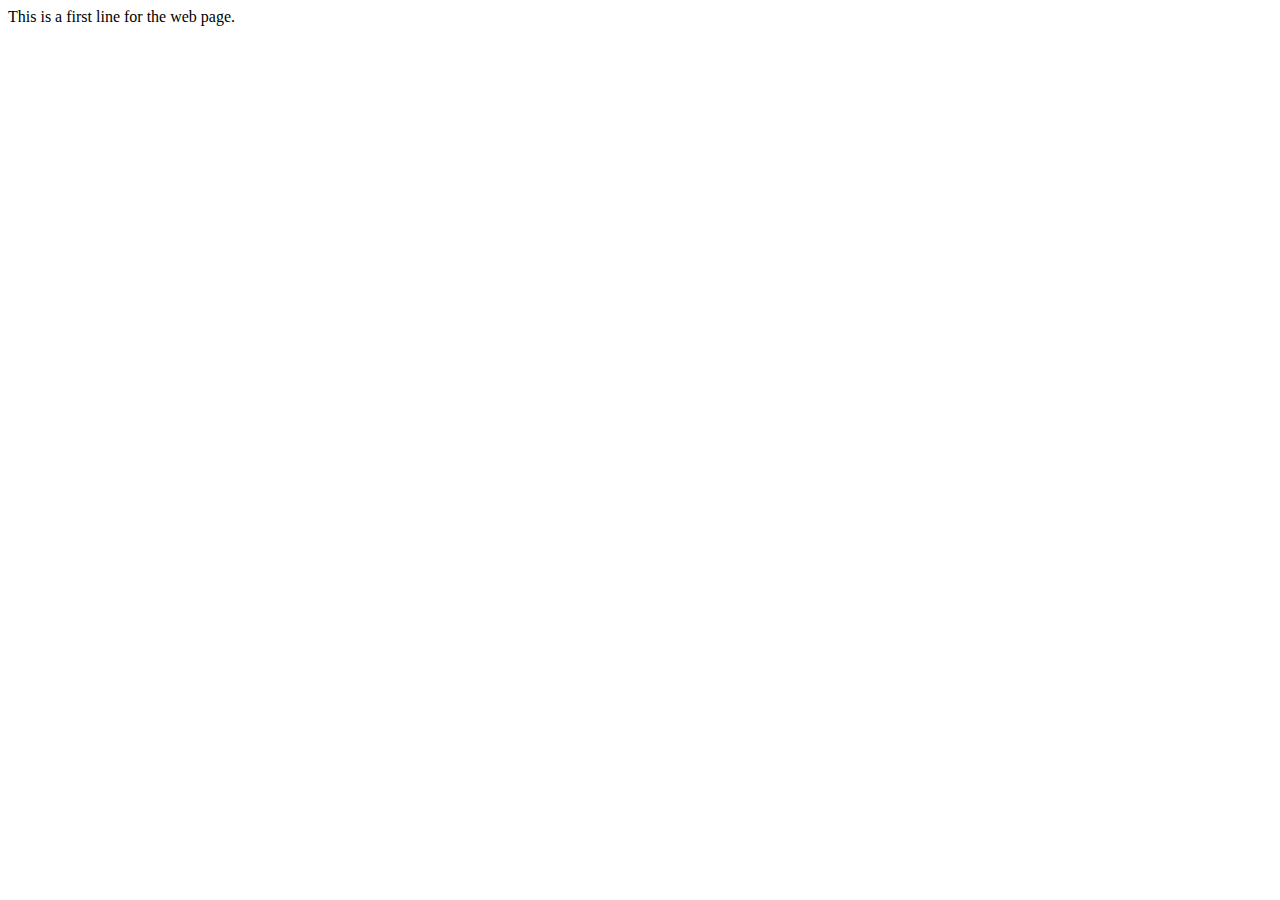
<file: website-design/index.html>
<!DOCTYPE html>
<html lang="en">
<head>
    <meta charset="UTF-8">
    <meta http-equiv="X-UA-Compatible" content="IE=edge">
    <meta name="viewport" content="width=device-width, initial-scale=1.0">
    <title>Testing</title>
</head>
<body>
    This is a first line for the web page.
</body>
</html>
</file>
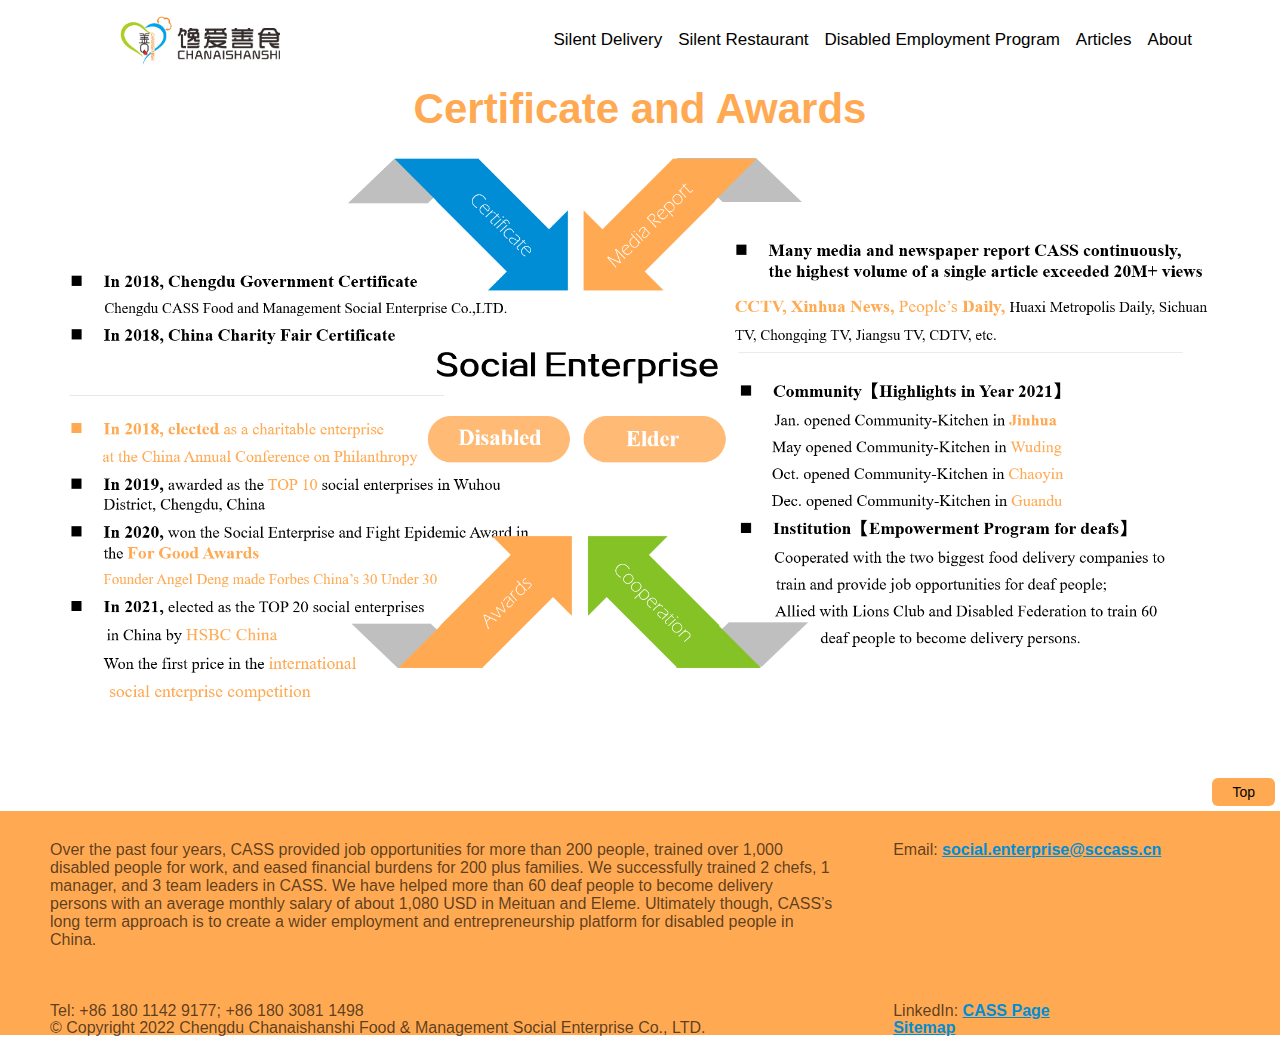
<file: awards.html>
<!DOCTYPE html>
<html lang="en">
  <head>
    <meta charset="UTF-8" />
    <meta http-equiv="X-UA-Compatible" content="IE=edge" />
    <meta name="viewport" content="width=device-width, initial-scale=1.0" />
    <title>Meet Angel</title>
    <link rel="shortcut icon" type="image/png" href="images/favicon.png" />
    <link rel="stylesheet" href="styles/web.css" />
    <style>
      #awards {
        width: 100%;
        height: auto;
        float: center;
        /* border: solid 2px red; */
        margin-bottom: -20px;
      }
      /* .bottom{
        margin-top:-1px;
      } */
    </style>
  </head>
  <body>
    <ul class="container">
      <a href="index.html"
        ><img src="images/logo_01.png" alt="logo" title="logo" />
      </a>
      <li class="dropdown">
        <a class="dropbtn">About</a>
        <div class="drop">
          <a href="social.html">Social Enterprise</a>
          <a href="awards.html">Certificate and Awards</a>
          <a href="team.html">Our Team</a>
          <a href="contact.html">Contact</a>
        </div>
      </li>
      <li class="dropdown">
        <a class="dropbtn">Articles</a>
        <div class="drop">
          <a href="news.html">News</a>
          <a href="government.html">Government Visit</a>
        </div>
      </li>
      <li><a href="disabled.html">Disabled Employment Program</a></li>
      <li><a href="restaurant.html">Silent Restaurant</a></li>
      <li><a href="delivery.html">Silent Delivery</a></li>
    </ul>
    <div class="page">
      <div>
        <h1>Certificate and Awards</h1>
      </div>
      <div>
        <img id="awards" src="images/awards.png" alt="awards" title="awards" />
      </div>
    </div>
    <button id="top">Top</button>
    <div class="bottom">
      <div id="text_one">
        Over the past four years, CASS provided job opportunities for more than
        200 people, trained over 1,000 disabled people for work, and eased
        financial burdens for 200 plus families. We successfully trained 2
        chefs, 1 manager, and 3 team leaders in CASS. We have helped more than
        60 deaf people to become delivery persons with an average monthly salary
        of about 1,080 USD in Meituan and Eleme. Ultimately though, CASS’s long
        term approach is to create a wider employment and entrepreneurship
        platform for disabled people in China.
      </div>
      <div id="text_two">
        Email:
        <a class="none" href="mailto:social.enterprise@sccass.cn"
          >social.enterprise@sccass.cn</a
        >
      </div>
      <div id="text_three">Tel: +86 180 1142 9177; +86 180 3081 1498</div>
      <div id="text_four">
        LinkedIn:
        <a
          class="none"
          href="https://www.linkedin.com/company/%E6%88%90%E9%83%BD%E9%A6%8B%E7%88%B1%E5%96%84%E9%A3%9F%E9%A4%90%E9%A5%AE%E7%AE%A1%E7%90%86%E7%A4%BE%E4%BC%9A%E4%BC%81%E4%B8%9A%E6%9C%89%E9%99%90%E5%85%AC%E5%8F%B8/
        "
          >CASS Page</a
        >
      </div>
      <div id="text_five">
        &copy Copyright 2022 Chengdu Chanaishanshi Food & Management Social
        Enterprise Co., LTD.
      </div>
      <div id="text_six"><a class="none" href="sitemap.html">Sitemap</a></div>
    </div>
    <script src="web.js"></script>
  </body>
</html>
</file>
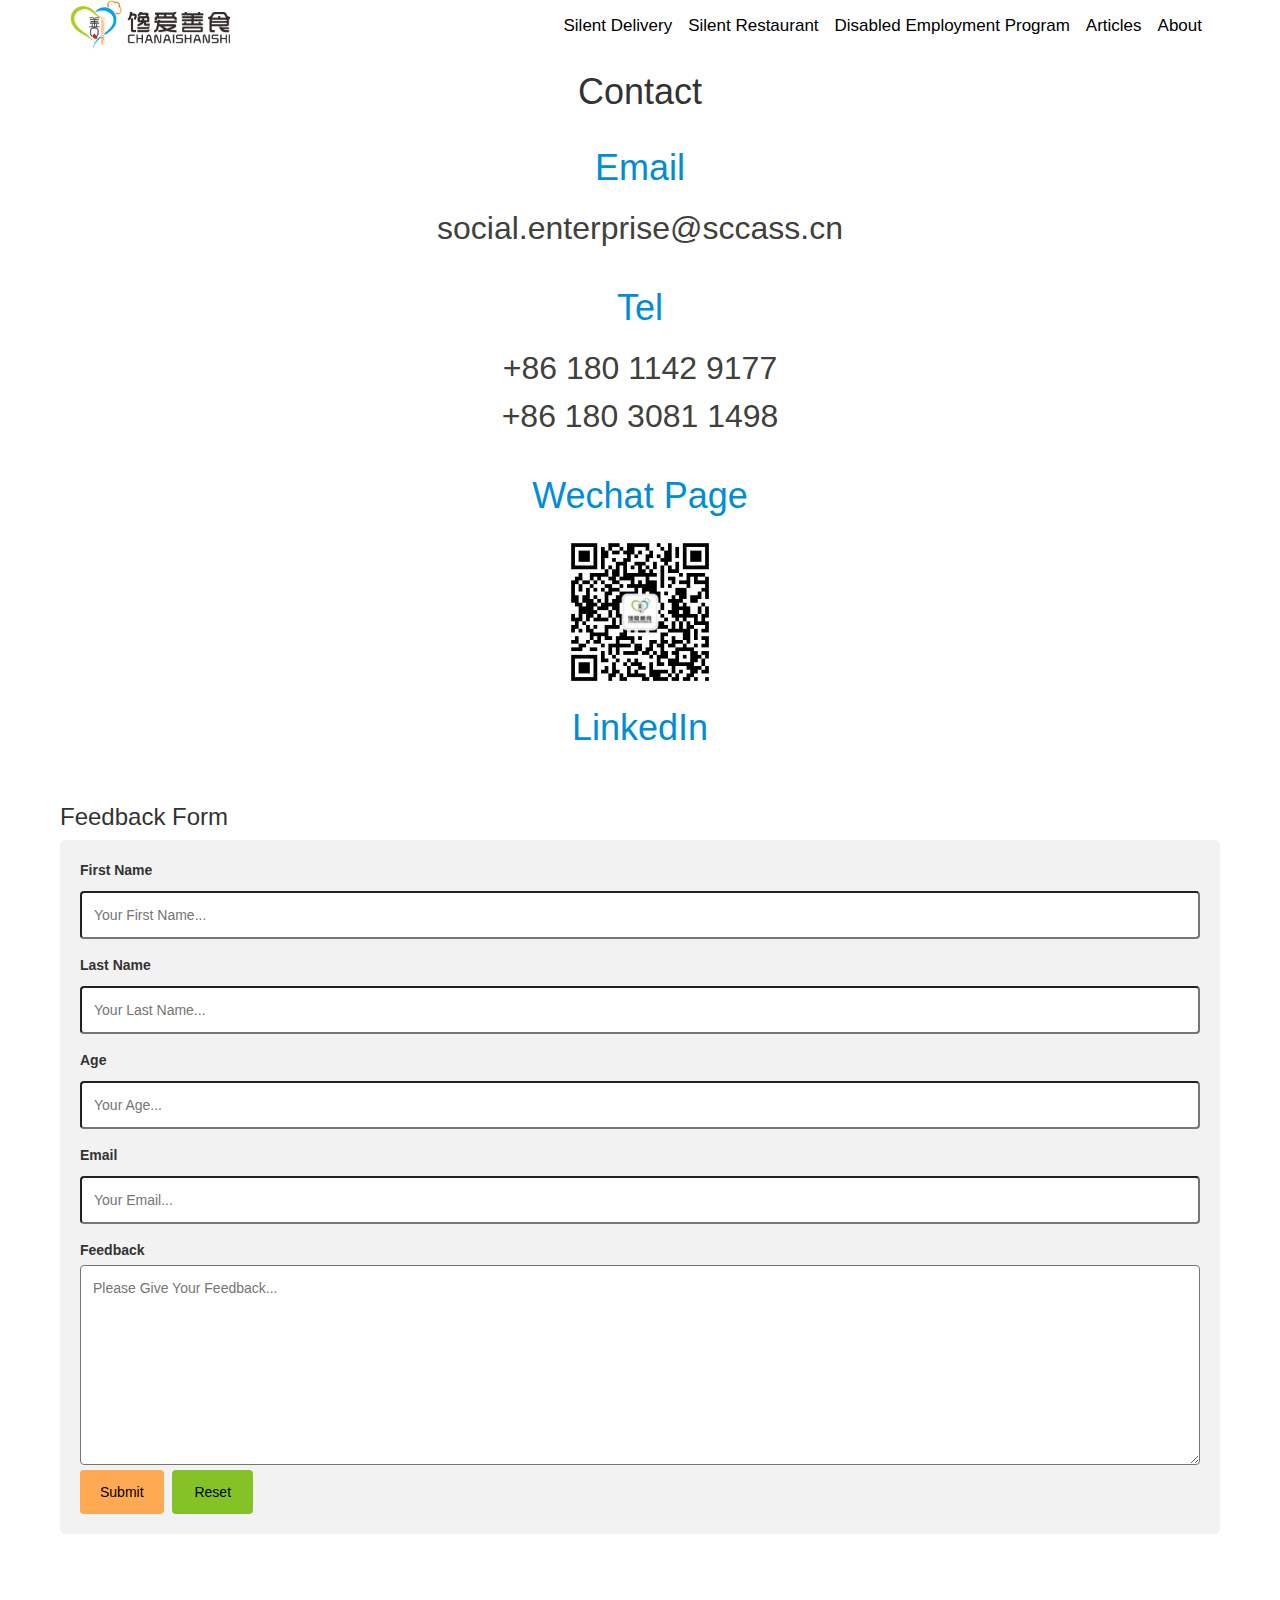
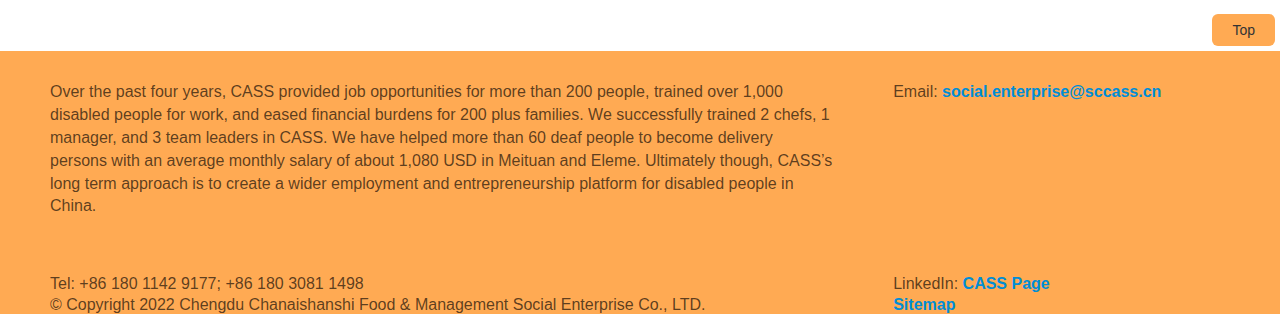
<file: contact.html>
<!DOCTYPE html>
<html lang="en">
  <head>
    <meta charset="UTF-8" />
    <meta http-equiv="X-UA-Compatible" content="IE=edge" />
    <meta name="viewport" content="width=device-width, initial-scale=1.0" />
    <title>Contact</title>
    <link rel="shortcut icon" type="image/png" href="images/favicon.png" />
    <link
      rel="stylesheet"
      href="https://maxcdn.bootstrapcdn.com/bootstrap/3.4.1/css/bootstrap.min.css"
    />
    <script src="https://ajax.googleapis.com/ajax/libs/jquery/3.5.1/jquery.min.js"></script>
    <script src="https://maxcdn.bootstrapcdn.com/bootstrap/3.4.1/js/bootstrap.min.js"></script>
    <link rel="stylesheet" href="styles/web.css" />
    <style>
      .contact {
        text-align: center;
        color: rgb(0, 141, 214);
        font-size: 36px;
        line-height: 2em;
        margin-top: 20px;
      }
      .second {
        color: rgb(63, 65, 61);
        font-size: 32px;
        line-height: 1.5em;
      }
      #linkedin {
        text-decoration: none;
        color: rgb(0, 141, 214);
        /* border:2px solid black; */
        position: relative;
        top: -20px;
      }
      input[type="text"],
      textarea {
        width: 100%;
        padding: 12px;
        border: 1px sold rgb(63, 65, 61);
        border-radius: 4px;
        box-sizing: border-box;
        margin-top: 6px;
        margin-bottom: 16px;
        resize: vertical;
      }
      input[type="submit"] {
        background-color: rgb(255, 170, 83);
        color: black;
        padding: 12px 20px;
        border: none;
        border-radius: 4px;
        cursor: pointer;
        font-size: 14px;
        margin-right: 5px;
      }
      input[type="reset"] {
        background-color: rgb(132, 194, 37);
        color: black;
        padding: 12px 22px;
        border: none;
        border-radius: 4px;
        cursor: pointer;
        font-size: 14px;
      }
      input[type="submit"]:hover {
        color: white;
        font-weight: bold;
      }
      input[type="reset"]:hover {
        color: white;
        font-weight: bold;
      }
      .feedback {
        border-radius: 5px;
        background-color: #f2f2f2;
        padding: 20px;
        margin-bottom: 80px;
      }
      h3 {
        text-align: left;
        color: rgb(255, 170, 83);
        /* color: rgb(132, 194, 37); */
        font-size: 36px;
        /* border:2px solid black; */
        margin-top: 0;
        margin-bottom: 20px;
        padding: 0;
        /* position: relative;
      left: 30px; */
        font-weight: bolder;
      }
    </style>
    <link
      rel="stylesheet"
      href="https://maxcdn.bootstrapcdn.com/bootstrap/3.4.1/css/bootstrap.min.css"
    />
    <script src="https://ajax.googleapis.com/ajax/libs/jquery/3.5.1/jquery.min.js"></script>
    <script src="https://maxcdn.bootstrapcdn.com/bootstrap/3.4.1/js/bootstrap.min.js"></script>
  </head>
  <body>
    <ul class="container">
      <a href="index.html"
        ><img src="images/logo_01.png" alt="logo" title="logo" />
      </a>
      <li class="dropdown">
        <a class="dropbtn">About</a>
        <div class="drop">
          <a href="social.html">Social Enterprise</a>
          <a href="awards.html">Certificate and Awards</a>
          <a href="team.html">Our Team</a>
          <a href="contact.html">Contact</a>
        </div>
      </li>
      <li class="dropdown">
        <a class="dropbtn">Articles</a>
        <div class="drop">
          <a href="news.html">News</a>
          <a href="government.html">Government Visit</a>
        </div>
      </li>
      <li><a href="disabled.html">Disabled Employment Program</a></li>
      <li><a href="restaurant.html">Silent Restaurant</a></li>
      <li><a href="delivery.html">Silent Delivery</a></li>
    </ul>
    <div class="page">
      <div>
        <h1>Contact</h1>
      </div>
      <div class="contact">
        Email
        <div class="second">social.enterprise@sccass.cn</div>
      </div>
      <div class="contact">
        Tel
        <div class="second">+86 180 1142 9177</div>
        <div class="second">+86 180 3081 1498</div>
      </div>
      <div class="contact">
        Wechat Page
        <div class="second">
          <img src="images/qrcode.jpg" alt="qrcode" title="qrcode" />
        </div>
      </div>
      <div class="contact">
        <a
          id="linkedin"
          href="https://www.linkedin.com/company/%E6%88%90%E9%83%BD%E9%A6%8B%E7%88%B1%E5%96%84%E9%A3%9F%E9%A4%90%E9%A5%AE%E7%AE%A1%E7%90%86%E7%A4%BE%E4%BC%9A%E4%BC%81%E4%B8%9A%E6%9C%89%E9%99%90%E5%85%AC%E5%8F%B8/"
        >
          LinkedIn</a
        >
      </div>
      <h3>Feedback Form</h3>
      <div class="feedback">
        <form action="" method="get">
          <label for="fname">First Name</label>
          <input
            type="text"
            id="fname"
            name="firstname"
            placeholder="Your First Name..."
          />
          <label for="lname">Last Name</label>
          <input
            type="text"
            id="lname"
            name="lastname"
            placeholder="Your Last Name..."
          />
          <label for="age">Age</label>
          <input type="text" id="age" name="age" placeholder="Your Age..." />
          <label for="email">Email</label>
          <input
            type="text"
            id="email"
            name="email"
            placeholder="Your Email..."
          />
          <label for="comments">Feedback</label>
          <textarea
            id="feedback"
            name="feedback"
            placeholder="Please Give Your Feedback..."
            style="height: 200px"
          ></textarea>
          <input id="submit" type="submit" value="Submit" />
          <input type="reset" value="Reset" />
        </form>
      </div>
    </div>
    <button id="top">Top</button>
    <div class="bottom">
      <div id="text_one">
        Over the past four years, CASS provided job opportunities for more than
        200 people, trained over 1,000 disabled people for work, and eased
        financial burdens for 200 plus families. We successfully trained 2
        chefs, 1 manager, and 3 team leaders in CASS. We have helped more than
        60 deaf people to become delivery persons with an average monthly salary
        of about 1,080 USD in Meituan and Eleme. Ultimately though, CASS’s long
        term approach is to create a wider employment and entrepreneurship
        platform for disabled people in China.
      </div>
      <div id="text_two">
        Email:
        <a class="none" href="mailto:social.enterprise@sccass.cn"
          >social.enterprise@sccass.cn</a
        >
      </div>
      <div id="text_three">Tel: +86 180 1142 9177; +86 180 3081 1498</div>
      <div id="text_four">
        LinkedIn:
        <a
          class="none"
          href="https://www.linkedin.com/company/%E6%88%90%E9%83%BD%E9%A6%8B%E7%88%B1%E5%96%84%E9%A3%9F%E9%A4%90%E9%A5%AE%E7%AE%A1%E7%90%86%E7%A4%BE%E4%BC%9A%E4%BC%81%E4%B8%9A%E6%9C%89%E9%99%90%E5%85%AC%E5%8F%B8/
        "
          >CASS Page</a
        >
      </div>
      <div id="text_five">
        &copy Copyright 2022 Chengdu Chanaishanshi Food & Management Social
        Enterprise Co., LTD.
      </div>
      <div id="text_six"><a class="none" href="sitemap.html">Sitemap</a></div>
    </div>
    <script src="web.js">
      function validateForm() {
        const myForm = document.querySelector("form");
        let firstname = myForm.firstname.value;
        let lastname = myForm.lastname.value;
        let age = myForm.age.value;
        let email = myForm.email.value;
        let feedback = myForm.feedback.value;
        const heading = document.querySelector("h3");

        if (
          firstname.length == 0 ||
          lastname.length == 0 ||
          age.length == 0 ||
          email.length == 0 ||
          feedback.length == 0
        ) {
          alert("Please fill the information!");
        } else if (isNaN(age)) {
          alert("Pleae put a numeric value!");
        } else if (0 <= age <= 100){
          alert("Please enter your proper age!")
        }
          else {
          alert("Thanks for Your Feedback!");
        }
      }

      document.getElementById("submit").onclick = function () {
        validateForm();
      };
    </script>
  </body>
</html>
</file>
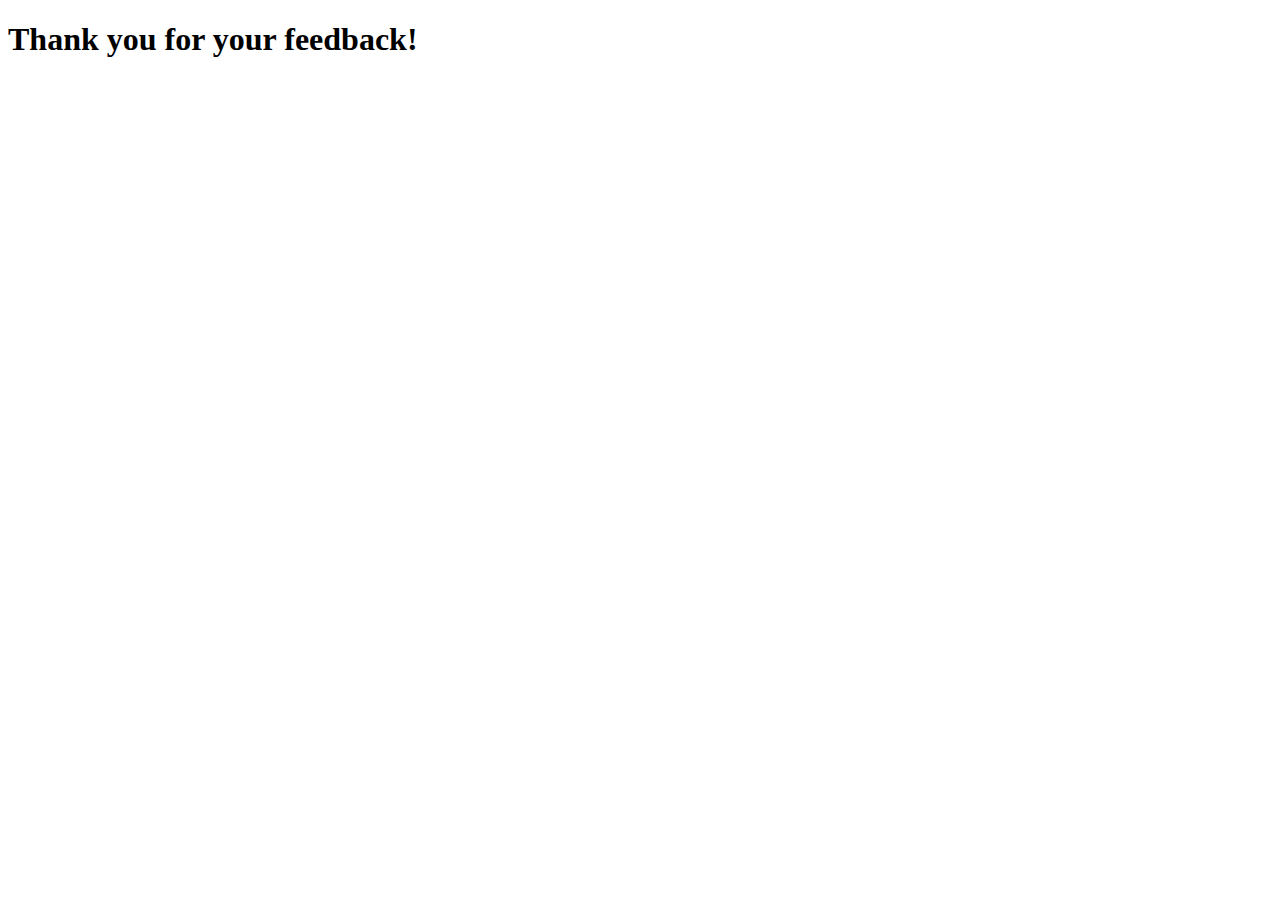
<file: data.html>
<!DOCTYPE html>
<html lang="en">
<head>
    <meta charset="UTF-8">
    <meta http-equiv="X-UA-Compatible" content="IE=edge">
    <meta name="viewport" content="width=device-width, initial-scale=1.0">
    <title>Feedback Data Collection</title>
</head>
<body>
    <h1>Thank you for your feedback!</h1>
</body>
</html>
</file>
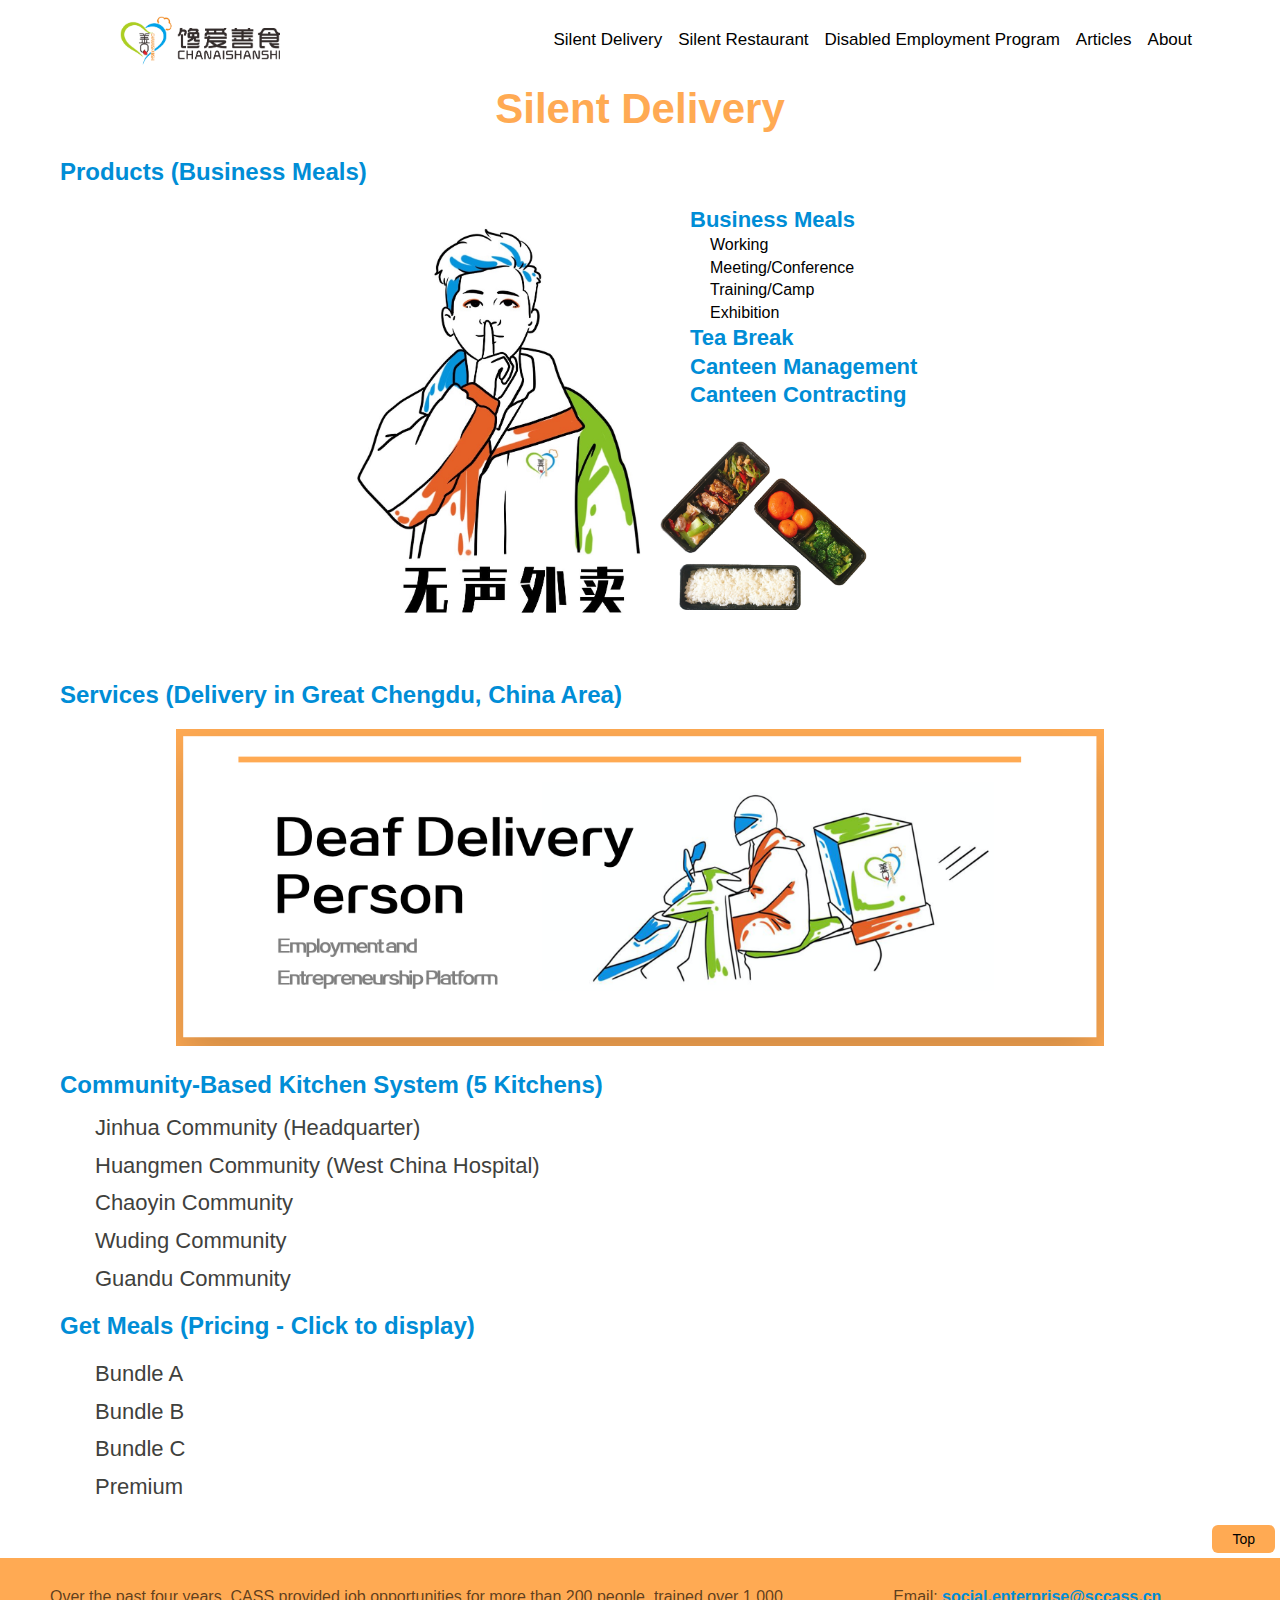
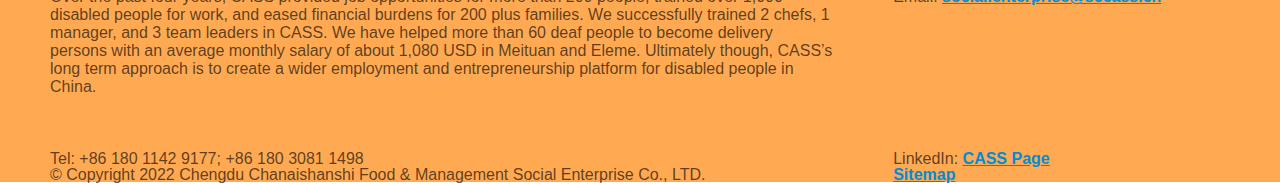
<file: delivery.html>
<!DOCTYPE html>
<html lang="en">
  <head>
    <meta charset="UTF-8" />
    <meta http-equiv="X-UA-Compatible" content="IE=edge" />
    <meta name="viewport" content="width=device-width, initial-scale=1.0" />
    <title>Silent Delivery</title>
    <link rel="shortcut icon" type="image/png" href="images/favicon.png" />
    <link rel="stylesheet" href="styles/web.css" />
    <style>
      .back {
        /* border: 8px solid rgb(132, 194, 37); */
        /* border-radius: 2px; */
        /* border: 2px solid red; */
        margin-top: 20px;
        margin-left: 180px;
        margin-right: 180px;
        display: grid;
        /* grid-template-rows:50% 50%; */
        grid-template-rows: 225px 225px;
        grid-template-columns: 55% 45%;
        grid-template-areas:
          "left right"
          "left bottom";
      }
      .silent {
        grid-area: left;
      }
      #silent {
        width: auto;
        height: 100%;
        float: right;
        /* position: relative;
      left: -30px; */
      }
      .list {
        grid-area: right;
        /* border: 2px solid black; */
        /* position: relative;
      left: -30px; */
        float: left;
        top: 10px;
        /* background-color: rgb(255, 170, 83); */
      }
      .first {
        font-size: 22px;
        font-weight: bolder;
        padding: 0;
        line-height: 1.3em;
        color: rgb(0, 141, 214);
        position: relative;
        left: 10px;
      }
      .second {
        font-size: 16px;
        font-weight: initial;
        position: relative;
        left: 18px;
        color: #000;
        padding: 2px;
        line-height: 1.15em;
      }
      /* .meal {
        grid-area: bottom;
      } */
      #meal {
        height: 75%;
        width: auto;
        position: relative;
        top: 10px;
        left: -20px;
      }
      .bottom {
        margin-top: 30px;
      }
      h2 {
        text-align: left;
        color: rgb(0, 141, 214);
        margin-top: 25px;
        margin-bottom: 10px;
        padding: 0;
        font-weight: bolder;
      }
      #delivery {
        width: 80%;
        height: auto;
        margin-top: 20px;
        display: block;
        margin-left: auto;
        margin-right: auto;
      }
      .community {
        /* text-align: left; */
        font-size: 22px;
        color: rgb(63, 65, 61);
        /* border:2px solid black; */
        margin-top: 20px;
        margin-bottom: 0;
        padding: 0;
        line-height: 0.8em;
        margin-left: 35px;
      }
      #bundleA, #bundleB,#bundleC,#premium{
        font-size: 22px;
        color: rgb(63, 65, 61);
        /* border:2px solid black; */
        margin-top: 20px;
        margin-bottom: 0;
        padding: 0;
        line-height: 0.8em;
        margin-left: 35px;
      }
      #top{
        position:relative;
        bottom: 30px;
      }
    </style>
  </head>
  <body>
    <ul class="container">
      <a href="index.html"
        ><img src="images/logo_01.png" alt="logo" title="logo" />
      </a>
      <li class="dropdown">
        <a class="dropbtn">About</a>
        <div class="drop">
          <a href="social.html">Social Enterprise</a>
          <a href="awards.html">Certificate and Awards</a>
          <a href="team.html">Our Team</a>
          <a href="contact.html">Contact</a>
        </div>
      </li>
      <li class="dropdown">
        <a class="dropbtn">Articles</a>
        <div class="drop">
          <a href="news.html">News</a>
          <a href="government.html">Government Visit</a>
        </div>
      </li>
      <li><a href="disabled.html">Disabled Employment Program</a></li>
      <li><a href="restaurant.html">Silent Restaurant</a></li>
      <li><a href="delivery.html">Silent Delivery</a></li>
    </ul>
    <div class="page">
      <h1>Silent Delivery</h1>
      <h2>Products (Business Meals)</h2>
      <div class="back">
        <div class="silent">
          <img
            id="silent"
            src="images/silent.jpeg"
            alt="silent"
            title="silent"
          />
        </div>
        <div class="list">
          <div class="first">
            Business Meals
            <div class="second">Working</div>
            <div class="second">Meeting/Conference</div>
            <div class="second">Training/Camp</div>
            <div class="second">Exhibition</div>
          </div>
          <div class="first">Tea Break</div>
          <div class="first">Canteen Management</div>
          <div class="first">Canteen Contracting</div>
        </div>
        <div class="meal">
          <img id="meal" src="images/meal.jpg" alt="meal" title="meal" />
        </div>
      </div>
      <h2>Services (Delivery in Great Chengdu, China Area)</h2>
      <img
        id="delivery"
        src="images/delivery.png"
        alt="delivery"
        title="delivery"
      />
      <h2>Community-Based Kitchen System (5 Kitchens)</h2>
      <p class="community">Jinhua Community (Headquarter)</p>
      <p class="community">Huangmen Community (West China Hospital)</p>
      <p class="community">Chaoyin Community</p>
      <p class="community">Wuding Community</p>
      <p class="community">Guandu Community</p>
      <h2>Get Meals (Pricing - Click to display)</h2>
      <h2 id="thanks"></h2>
      <p id="bundleA">Bundle A</p>
      <p id="bundleB">Bundle B</p>
      <p id="bundleC">Bundle C</p>
      <p id="premium">Premium</p>
    </div>
    <button id="top">Top</button>
    <div class="bottom">
      <div id="text_one">
        Over the past four years, CASS provided job opportunities for more than
        200 people, trained over 1,000 disabled people for work, and eased
        financial burdens for 200 plus families. We successfully trained 2
        chefs, 1 manager, and 3 team leaders in CASS. We have helped more than
        60 deaf people to become delivery persons with an average monthly salary
        of about 1,080 USD in Meituan and Eleme. Ultimately though, CASS’s long
        term approach is to create a wider employment and entrepreneurship
        platform for disabled people in China.
      </div>
      <div id="text_two">
        Email:
        <a class="none" href="mailto:social.enterprise@sccass.cn"
          >social.enterprise@sccass.cn</a
        >
      </div>
      <div id="text_three">Tel: +86 180 1142 9177; +86 180 3081 1498</div>
      <div id="text_four">
        LinkedIn:
        <a
          class="none"
          href="https://www.linkedin.com/company/%E6%88%90%E9%83%BD%E9%A6%8B%E7%88%B1%E5%96%84%E9%A3%9F%E9%A4%90%E9%A5%AE%E7%AE%A1%E7%90%86%E7%A4%BE%E4%BC%9A%E4%BC%81%E4%B8%9A%E6%9C%89%E9%99%90%E5%85%AC%E5%8F%B8/
        "
          >CASS Page</a
        >
      </div>
      <div id="text_five">
        &copy Copyright 2022 Chengdu Chanaishanshi Food & Management Social
        Enterprise Co., LTD.
      </div>
      <div id="text_six"><a class="none" href="sitemap.html">Sitemap</a></div>
    </div>
    <script>
      const thanks = document.getElementById("thanks");
      function bundleA(){
        const bundleA = document.getElementById("bundleA");

        bundleA.innerText = "Bundle A: 15 RMB including two meat dishes and one vegetable dishes";
        bundleA.style.color = "rgb(255, 170, 83)";
        thanks.innerText = "Thanks for your support to our deaf community! Please contact us and make purchase."
        thanks.style.color = "red";
      }

      function bundleB(){
        const bundleB = document.getElementById("bundleB");
        const contact = document.getElementById("contact")

        bundleB.innerText = "Bundle B: 20 RMB including two meat dishes and two vegetable dishes";
        bundleB.style.color = "rgb(255, 170, 83)";
        thanks.innerText = "Thanks for your support to our deaf community! Please contact us and make purchase."
        thanks.style.color = "red";
        contact.a.href = "contact.html";
      }

      function bundleC(){
        const bundleC = document.getElementById("bundleC");

        bundleC.innerText = "Bundle C: 30 RMB including three meat dishes and two vegetable dishes";
        bundleC.style.color = "rgb(255, 170, 83)";
        thanks.innerText = "Thanks for your support to our deaf community! Please contact us and make purchase."
        thanks.style.color = "red";
      }

      function premium(){
        const premium = document.getElementById("premium");

        premium.innerText = "Premium: 50 RMB including three meat dishes, two vegetable dishe, soup, and fruits";
        premium.style.color = "rgb(255, 170, 83)";
        thanks.innerText = "Thanks for your support to our deaf community! Please contact us and make purchase."
        thanks.style.color = "red";
      }

      document.getElementById("bundleA").onclick = function (){
        bundleA();
      };
      document.getElementById("bundleB").onclick = function (){
        bundleB();
      };
      document.getElementById("bundleC").onclick = function (){
        bundleC();
      };
      document.getElementById("premium").onclick = function (){
        premium();
      };
    </script>
    <script src="web.js"></script>
  </body>
</html>
</file>
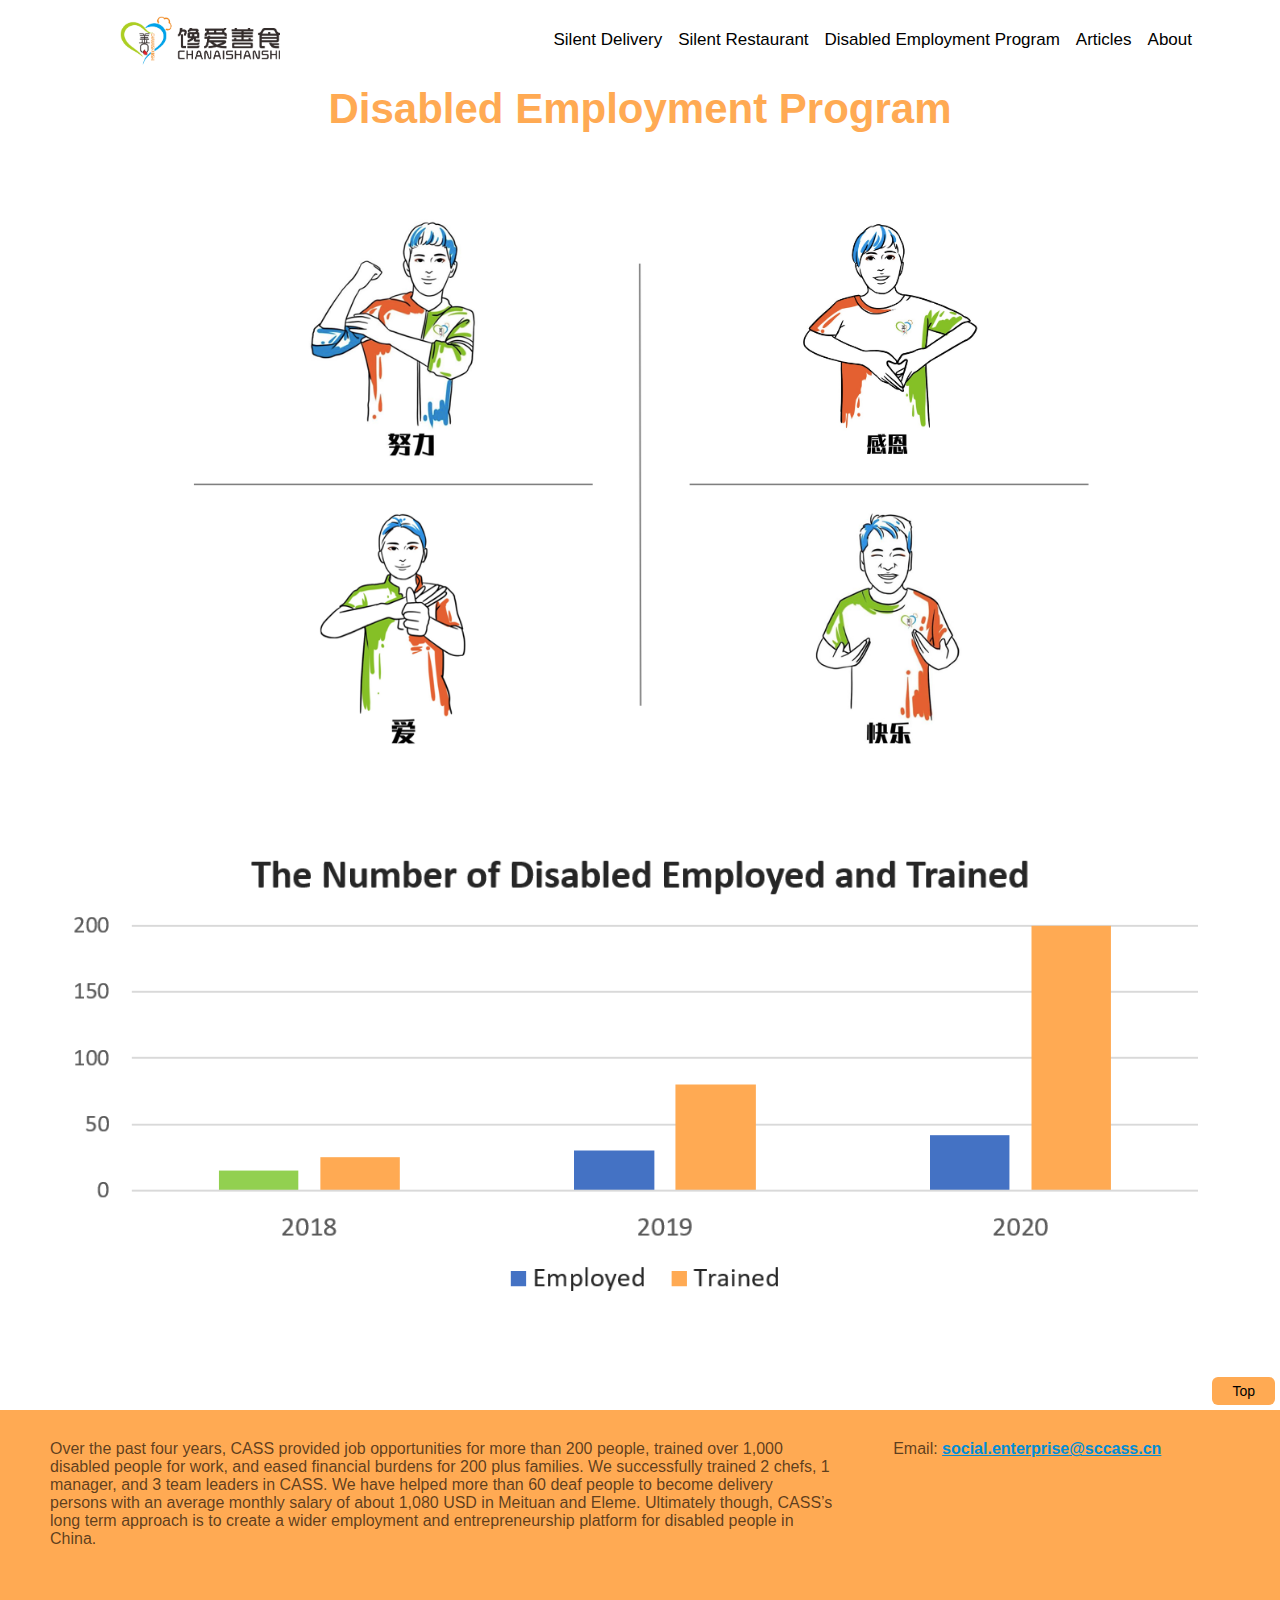
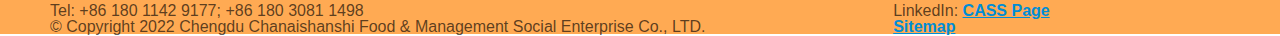
<file: disabled.html>
<!DOCTYPE html>
<html lang="en">
  <head>
    <meta charset="UTF-8" />
    <meta http-equiv="X-UA-Compatible" content="IE=edge" />
    <meta name="viewport" content="width=device-width, initial-scale=1.0" />
    <title>Disabeld Employment Program</title>
    <link rel="shortcut icon" type="image/png" href="images/favicon.png" />
    <link rel="stylesheet" href="styles/web.css" />
    <style>
      #sign {
        width: 100%;
        height: auto;
        float: center;
      }
      #train {
        width: 100%;
        height: auto;
        float: center;
        margin-top: 20px;
        /* margin-bottom: 80px; */
      }
    </style>
  </head>
  <body>
    <ul class="container">
      <a href="index.html"
        ><img src="images/logo_01.png" alt="logo" title="logo" />
      </a>
      <li class="dropdown">
        <a class="dropbtn">About</a>
        <div class="drop">
          <a href="social.html">Social Enterprise</a>
          <a href="awards.html">Certificate and Awards</a>
          <a href="team.html">Our Team</a>
          <a href="contact.html">Contact</a>
        </div>
      </li>
      <li class="dropdown">
        <a class="dropbtn">Articles</a>
        <div class="drop">
          <a href="news.html">News</a>
          <a href="government.html">Government Visit</a>
        </div>
      </li>
      <li><a href="disabled.html">Disabled Employment Program</a></li>
      <li><a href="restaurant.html">Silent Restaurant</a></li>
      <li><a href="delivery.html">Silent Delivery</a></li>
    </ul>
    <div class="page">
      <div>
        <h1>Disabled Employment Program</h1>
      </div>
      <div>
        <img id="sign" src="images/sign.png" alt="sign" title="sign" />
        <img id="train" src="images/train.png" alt="train" title="sign" />
      </div>
    </div>
    <button id="top">Top</button>
    <div class="bottom">
      <div id="text_one">
        Over the past four years, CASS provided job opportunities for more than
        200 people, trained over 1,000 disabled people for work, and eased
        financial burdens for 200 plus families. We successfully trained 2
        chefs, 1 manager, and 3 team leaders in CASS. We have helped more than
        60 deaf people to become delivery persons with an average monthly salary
        of about 1,080 USD in Meituan and Eleme. Ultimately though, CASS’s long
        term approach is to create a wider employment and entrepreneurship
        platform for disabled people in China.
      </div>
      <div id="text_two">
        Email:
        <a class="none" href="mailto:social.enterprise@sccass.cn"
          >social.enterprise@sccass.cn</a
        >
      </div>
      <div id="text_three">Tel: +86 180 1142 9177; +86 180 3081 1498</div>
      <div id="text_four">
        LinkedIn:
        <a
          class="none"
          href="https://www.linkedin.com/company/%E6%88%90%E9%83%BD%E9%A6%8B%E7%88%B1%E5%96%84%E9%A3%9F%E9%A4%90%E9%A5%AE%E7%AE%A1%E7%90%86%E7%A4%BE%E4%BC%9A%E4%BC%81%E4%B8%9A%E6%9C%89%E9%99%90%E5%85%AC%E5%8F%B8/
        "
          >CASS Page</a
        >
      </div>
      <div id="text_five">
        &copy Copyright 2022 Chengdu Chanaishanshi Food & Management Social
        Enterprise Co., LTD.
      </div>
      <div id="text_six"><a class="none" href="sitemap.html">Sitemap</a></div>
    </div>
    <script src="web.js"></script>
  </body>
</html>
</file>
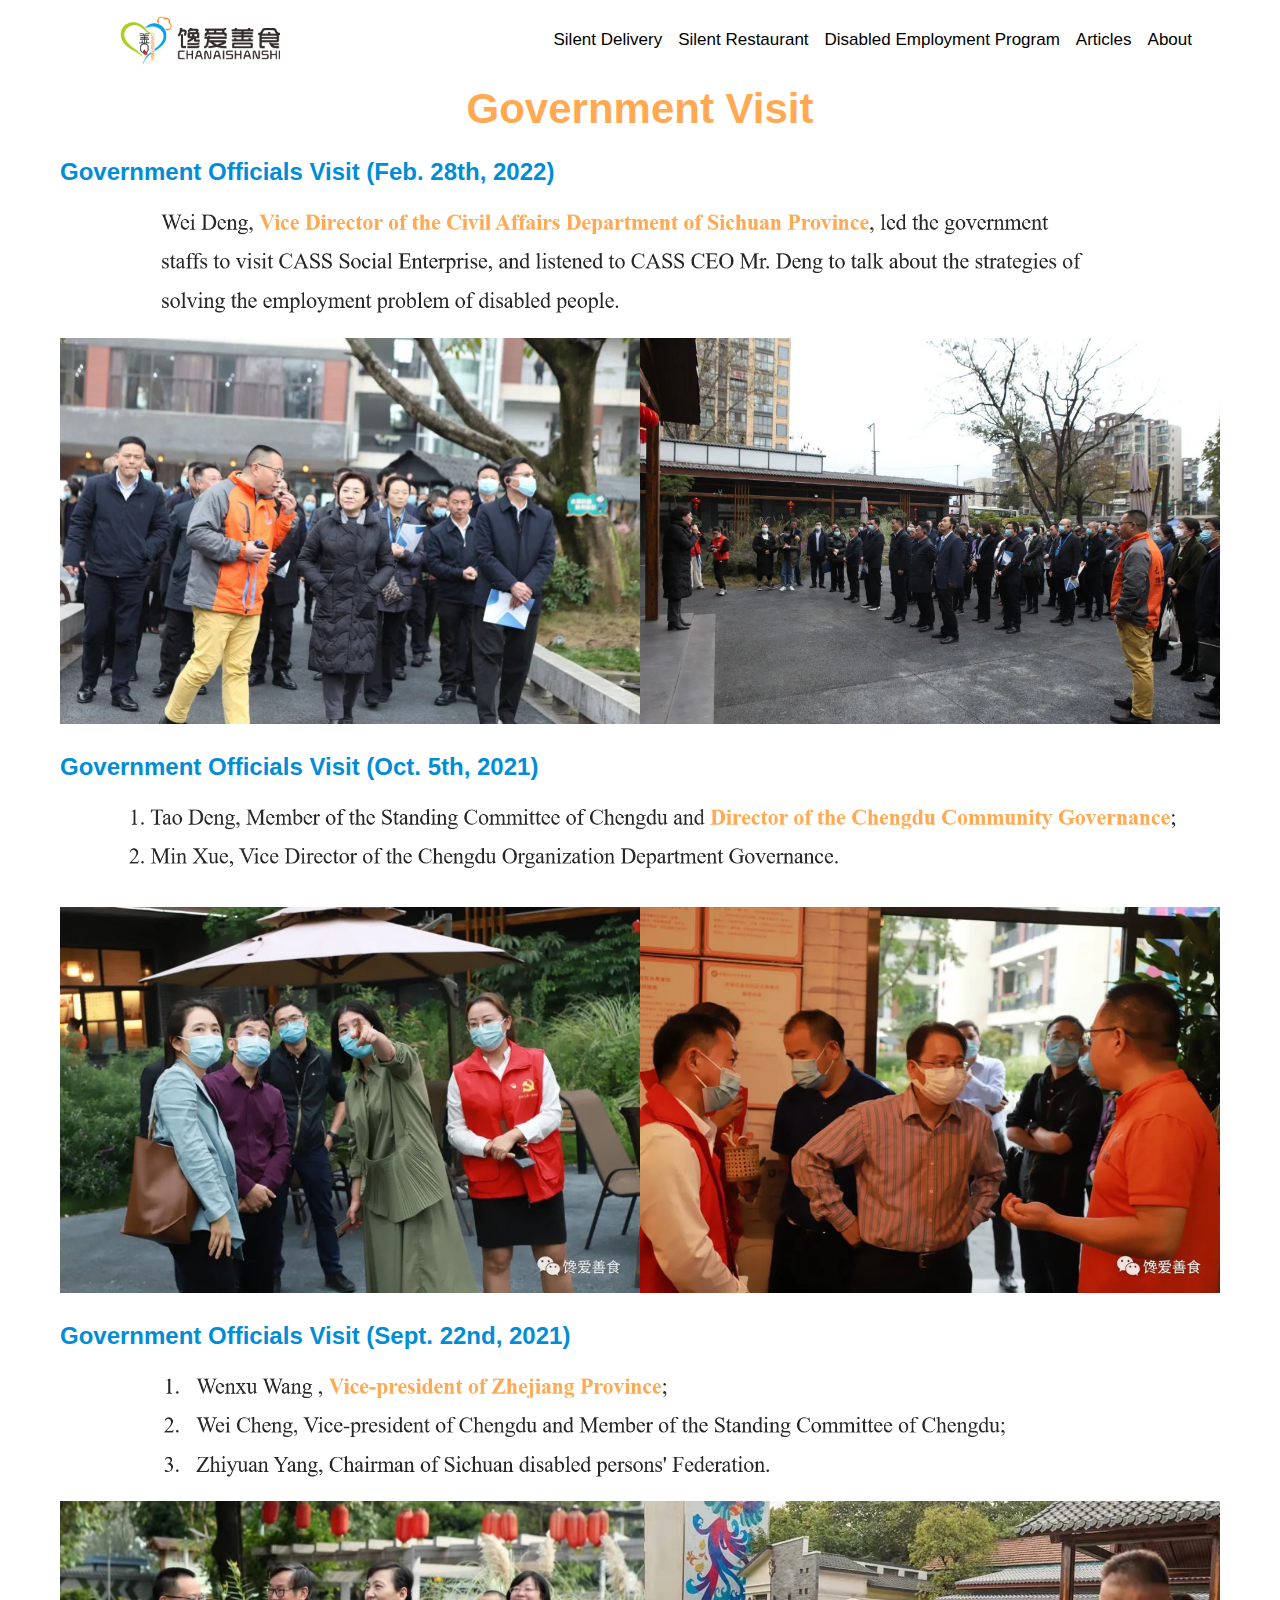
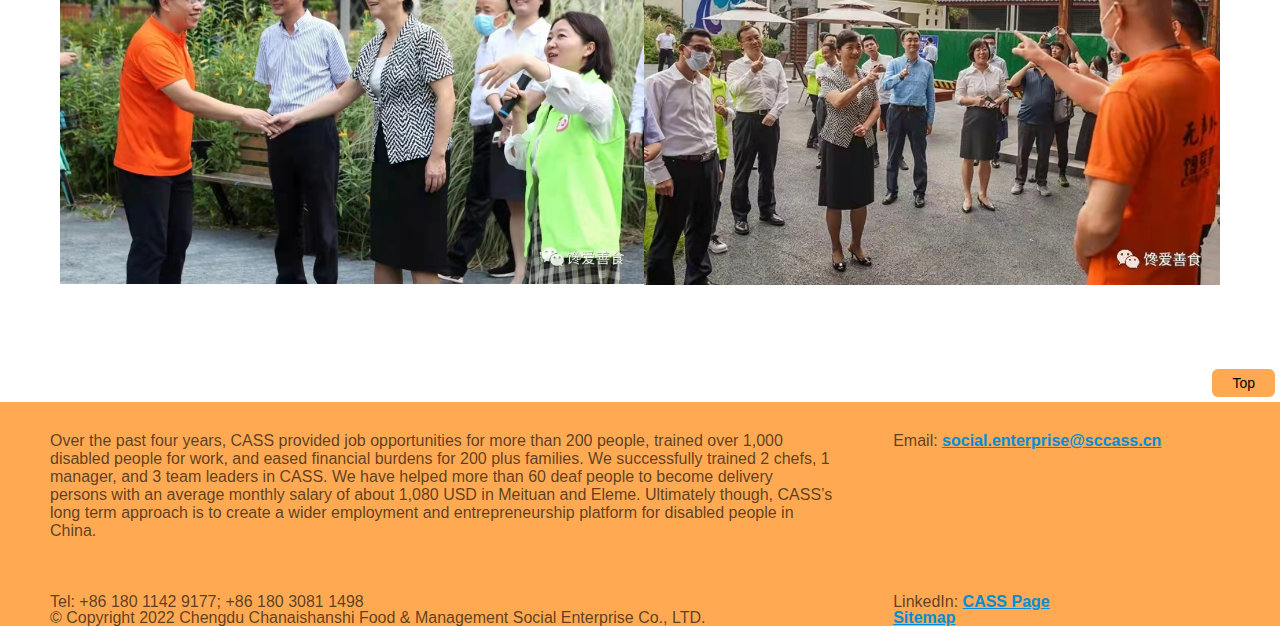
<file: government.html>
<!DOCTYPE html>
<html lang="en">
  <head>
    <meta charset="UTF-8" />
    <meta http-equiv="X-UA-Compatible" content="IE=edge" />
    <meta name="viewport" content="width=device-width, initial-scale=1.0" />
    <title>Government Visit</title>
    <link rel="shortcut icon" type="image/png" href="images/favicon.png" />
    <link rel="stylesheet" href="styles/web.css" />
    <style>
      h2 {
        text-align: left;
        color: rgb(0, 141, 214);
        /* color: rgb(132, 194, 37); */
        /* border:2px solid black; */
        margin-top: 25px;
        margin-bottom: 10px;
        padding: 0;
        /* position: relative;
      left: 30px; */
        font-weight: bolder;
      }
      .visit {
        width: 100%;
        height: auto;
        float: center;
      }
      #bottom {
        margin-bottom: 80px;
      }
    </style>
  </head>
  <body>
    <ul class="container">
      <a href="index.html"
        ><img src="images/logo_01.png" alt="logo" title="logo" />
      </a>
      <li class="dropdown">
        <a class="dropbtn">About</a>
        <div class="drop">
          <a href="social.html">Social Enterprise</a>
          <a href="awards.html">Certificate and Awards</a>
          <a href="team.html">Our Team</a>
          <a href="contact.html">Contact</a>
        </div>
      </li>
      <li class="dropdown">
        <a class="dropbtn">Articles</a>
        <div class="drop">
          <a href="news.html">News</a>
          <a href="government.html">Government Visit</a>
        </div>
      </li>
      <li><a href="disabled.html">Disabled Employment Program</a></li>
      <li><a href="restaurant.html">Silent Restaurant</a></li>
      <li><a href="delivery.html">Silent Delivery</a></li>
    </ul>
    <div class="page">
      <div>
        <h1>Government Visit</h1>
      </div>
      <div>
        <h2>Government Officials Visit (Feb. 28th, 2022)</h2>
        <img
          class="visit"
          src="images/visit3.png"
          alt="visit3"
          title="visit3"
        />
      </div>
      <div>
        <h2>Government Officials Visit (Oct. 5th, 2021)</h2>
        <img
          class="visit"
          src="images/visit2.png"
          alt="visit2"
          title="visit2"
        />
      </div>
      <div id="bottom">
        <h2>Government Officials Visit (Sept. 22nd, 2021)</h2>
        <img
          class="visit"
          src="images/visit1.png"
          alt="visit1"
          title="visit1"
        />
      </div>
    </div>
    <button id="top">Top</button>
    <div class="bottom">
      <div id="text_one">
        Over the past four years, CASS provided job opportunities for more than
        200 people, trained over 1,000 disabled people for work, and eased
        financial burdens for 200 plus families. We successfully trained 2
        chefs, 1 manager, and 3 team leaders in CASS. We have helped more than
        60 deaf people to become delivery persons with an average monthly salary
        of about 1,080 USD in Meituan and Eleme. Ultimately though, CASS’s long
        term approach is to create a wider employment and entrepreneurship
        platform for disabled people in China.
      </div>
      <div id="text_two">
        Email:
        <a class="none" href="mailto:social.enterprise@sccass.cn"
          >social.enterprise@sccass.cn</a
        >
      </div>
      <div id="text_three">Tel: +86 180 1142 9177; +86 180 3081 1498</div>
      <div id="text_four">
        LinkedIn:
        <a
          class="none"
          href="https://www.linkedin.com/company/%E6%88%90%E9%83%BD%E9%A6%8B%E7%88%B1%E5%96%84%E9%A3%9F%E9%A4%90%E9%A5%AE%E7%AE%A1%E7%90%86%E7%A4%BE%E4%BC%9A%E4%BC%81%E4%B8%9A%E6%9C%89%E9%99%90%E5%85%AC%E5%8F%B8/
        "
          >CASS Page</a
        >
      </div>
      <div id="text_five">
        &copy Copyright 2022 Chengdu Chanaishanshi Food & Management Social
        Enterprise Co., LTD.
      </div>
      <div id="text_six"><a class="none" href="sitemap.html">Sitemap</a></div>
    </div>
    <script src="web.js"></script>
  </body>
</html>
</file>
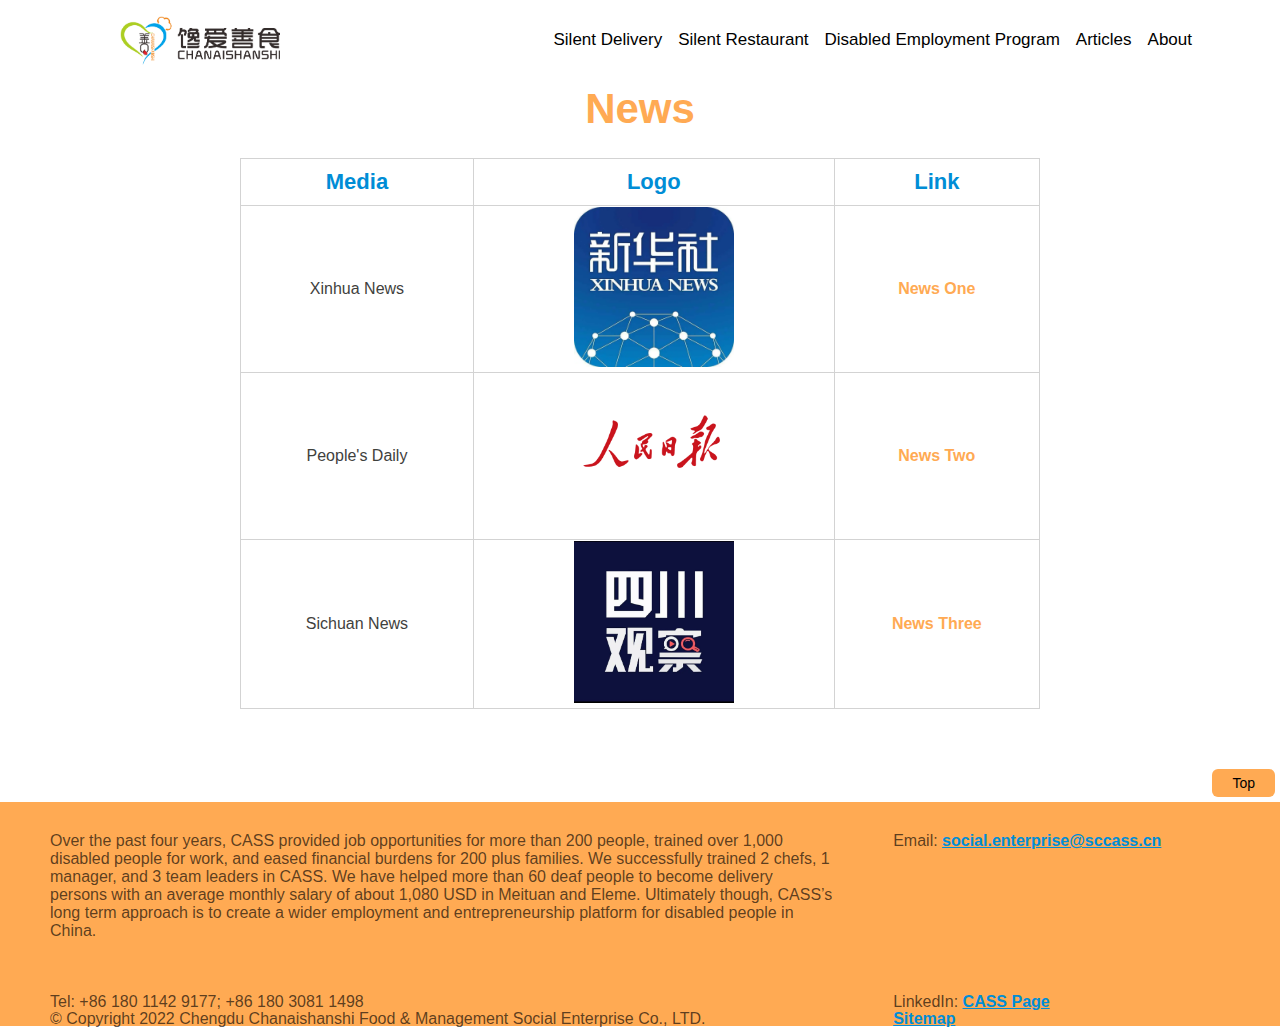
<file: news.html>
<!DOCTYPE html>
<html lang="en">
  <head>
    <meta charset="UTF-8" />
    <meta http-equiv="X-UA-Compatible" content="IE=edge" />
    <meta name="viewport" content="width=device-width, initial-scale=1.0" />
    <title>News</title>
    <link rel="shortcut icon" type="image/png" href="images/favicon.png" />
    <link rel="stylesheet" href="styles/web.css" />
    <style>
      table {
        text-align: center;
        font-family: Arial, Helvetica, sans-serif;
        width: 800px;
        margin-right: auto;
        margin-left: auto;
        border-collapse: collapse;
      }
      th,
      td,
      tr {
        border: 1px solid lightgray;
        background-color: white;
      }
      th {
        color: rgb(0, 141, 214);
        font-size: 22px;
        font-weight: bolder;
        padding: 10px;
      }
      td {
        color: rgb(63, 65, 61);
        font-weight: 500;
      }
      .news {
        text-decoration: none;
        color: rgb(255, 170, 83);
        font-weight: bold;
      }
    </style>
  </head>
  <body>
    <ul class="container">
      <a href="index.html"
        ><img src="images/logo_01.png" alt="logo" title="logo" />
      </a>
      <li class="dropdown">
        <a class="dropbtn">About</a>
        <div class="drop">
          <a href="social.html">Social Enterprise</a>
          <a href="awards.html">Certificate and Awards</a>
          <a href="team.html">Our Team</a>
          <a href="contact.html">Contact</a>
        </div>
      </li>
      <li class="dropdown">
        <a class="dropbtn">Articles</a>
        <div class="drop">
          <a href="news.html">News</a>
          <a href="government.html">Government Visit</a>
        </div>
      </li>
      <li><a href="disabled.html">Disabled Employment Program</a></li>
      <li><a href="restaurant.html">Silent Restaurant</a></li>
      <li><a href="delivery.html">Silent Delivery</a></li>
    </ul>
    <div class="page">
      <div>
        <h1 id="news">News</h1>
      </div>
      <table>
        <tr>
          <th>Media</th>
          <th>Logo</th>
          <th>Link</th>
        </tr>
        <tr>
          <td id="xinhua">Xinhua News</td>
          <td>
            <img
              class="images"
              src="images/xinhua.webp"
              alt="xinhua"
              name="xinhua"
            />
          </td>
          <td>
            <a
              class="news"
              href="https://mp.weixin.qq.com/s/9uiqwOqCkadf1Fsl0O4JFg"
              >News One</a
            >
          </td>
        </tr>
        <tr>
          <td id="people">People's Daily</td>
          <td>
            <img
              class="images"
              src="images/daily.webp"
              alt="daily"
              name="daily"
            />
          </td>
          <td>
            <a
              class="news"
              href="https://m.weibo.cn/status/4355944777665185?wm=3333_2001&from=1093193010&sourcetype=weixin&featurecode=newtitle"
              >News Two</a
            >
          </td>
        </tr>
        <tr>
          <td id="sichuan">Sichuan News</td>
          <td>
            <img
              class="images"
              src="images/sichuan.webp"
              alt="sichuan"
              name="sichuan"
            />
          </td>
          <td>
            <a
              class="news"
              href="https://kscgc.sctv.com/sctv/redian/2020/02/07/861103_shared.html?from=groupmessage&isappinstalled=0"
              >News Three</a
            >
          </td>
        </tr>
      </table>
    </div>
    <button id="top">Top</button>
    <div class="bottom">
      <div id="text_one">
        Over the past four years, CASS provided job opportunities for more than
        200 people, trained over 1,000 disabled people for work, and eased
        financial burdens for 200 plus families. We successfully trained 2
        chefs, 1 manager, and 3 team leaders in CASS. We have helped more than
        60 deaf people to become delivery persons with an average monthly salary
        of about 1,080 USD in Meituan and Eleme. Ultimately though, CASS’s long
        term approach is to create a wider employment and entrepreneurship
        platform for disabled people in China.
      </div>
      <div id="text_two">
        Email:
        <a class="none" href="mailto:social.enterprise@sccass.cn"
          >social.enterprise@sccass.cn</a
        >
      </div>
      <div id="text_three">Tel: +86 180 1142 9177; +86 180 3081 1498</div>
      <div id="text_four">
        LinkedIn:
        <a
          class="none"
          href="https://www.linkedin.com/company/%E6%88%90%E9%83%BD%E9%A6%8B%E7%88%B1%E5%96%84%E9%A3%9F%E9%A4%90%E9%A5%AE%E7%AE%A1%E7%90%86%E7%A4%BE%E4%BC%9A%E4%BC%81%E4%B8%9A%E6%9C%89%E9%99%90%E5%85%AC%E5%8F%B8/
        "
          >CASS Page</a
        >
      </div>
      <div id="text_five">
        &copy Copyright 2022 Chengdu Chanaishanshi Food & Management Social
        Enterprise Co., LTD.
      </div>
      <div id="text_six"><a class="none" href="sitemap.html">Sitemap</a></div>
    </div>
    <script src="web.js">
      const news = document.getElementById("news");

      function xinhuaOne() {
        news.innerText = "Xinhua News";
        news.style.color = "rgb(132, 194, 37)";
      }

      function peopleOne() {
        news.innerText = "People's Daily";
        news.style.color = "rgb(132, 194, 37)";
      }

      function sichuanOne() {
        news.innerText = "Sichuan News";
        news.style.color = "rgb(132, 194, 37)";
      }

      document.getElementById("xinhua").onmouseover = function () {
        xinhuaOne();
      };
      document.getElementById("people").onmouseover = function () {
        peopleOne();
      };
      document.getElementById("sichuan").onmouseover = function () {
        sichuanOne();
      };
    </script>
  </body>
</html>
</file>
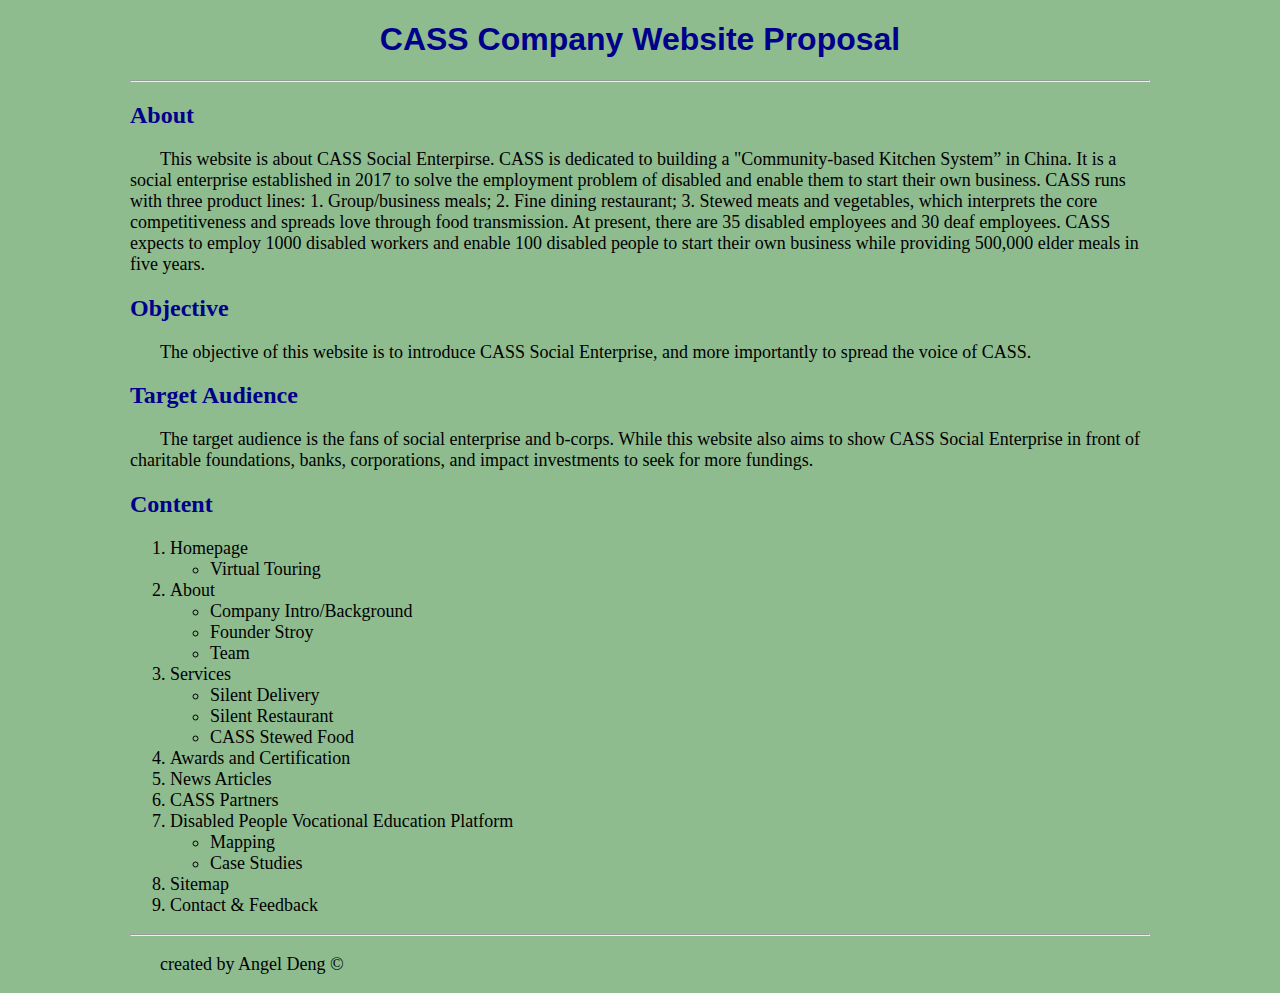
<file: proposal.html>
<!DOCTYPE html>
<html lang="en">
  <head>
    <meta charset="UTF-8" />
    <meta http-equiv="X-UA-Compatible" content="IE=edge" />
    <meta name="viewport" content="width=device-width, initial-scale=1.0" />
    <title>CASS Company Website Proposal</title>
    <style>
        h1{
            text-align:center;
            color:darkblue;
            font-family:'Gill Sans', 'Gill Sans MT', Calibri, 'Trebuchet MS', sans-serif;
        }
        body{
            background-color:darkseagreen;
            margin-left:130px;
            margin-right:130px;
        }
        h2{
           color:darkblue;
           font-family: 'Times New Roman', Times, serif; 
        }
        p{
            text-indent:30px;
            font-size:18px;
        }
        ol{
            font-size:18px;
        }
    </style>
  </head>
  <body>
    <h1>CASS Company Website Proposal</h1>
    <hr>
    <h2>About</h2>
    <p>
      This website is about CASS Social Enterpirse. CASS is dedicated to
      building a "Community-based Kitchen System” in China. It is a social
      enterprise established in 2017 to solve the employment problem of disabled
      and enable them to start their own business. CASS runs with three product
      lines: 1. Group/business meals; 2. Fine dining restaurant; 3. Stewed meats
      and vegetables, which interprets the core competitiveness and spreads love
      through food transmission. At present, there are 35 disabled employees and
      30 deaf employees. CASS expects to employ 1000 disabled workers and enable
      100 disabled people to start their own business while providing 500,000
      elder meals in five years.
    </p>
    <h2>Objective</h2>
    <p>
      The objective of this website is to introduce CASS Social Enterprise, and
      more importantly to spread the voice of CASS.
    </p>
    <h2>Target Audience</h2>
    <p>
      The target audience is the fans of social enterprise and b-corps. While
      this website also aims to show CASS Social Enterprise in front of
      charitable foundations, banks, corporations, and impact investments to
      seek for more fundings.
    </p>
    <h2>Content</h2>
    <ol>
        <li>Homepage</li>
            <ul>
                <li>Virtual Touring</li>
            </ul>
        <li>About</li>
            <ul>
                <li>Company Intro/Background</li>
                <li>Founder Stroy</li>
                <li>Team</li>
            </ul>
        <li>Services</li>
            <ul>
                <li>Silent Delivery</li>
                <li>Silent Restaurant</li>
                <li>CASS Stewed Food</li>
            </ul>
        <li>Awards and Certification</li>
        <li>News Articles</li>
        <li>CASS Partners</li>
        <li>Disabled People Vocational Education Platform</li>
            <ul>
                <li>Mapping</li>
                <li>Case Studies</li>
            </ul>
        <li>Sitemap</li>
        <li>Contact &amp; Feedback</li>
    </ol>
    <hr>
    <p>created by Angel Deng &copy;</p>
  </body>
</html>
</file>
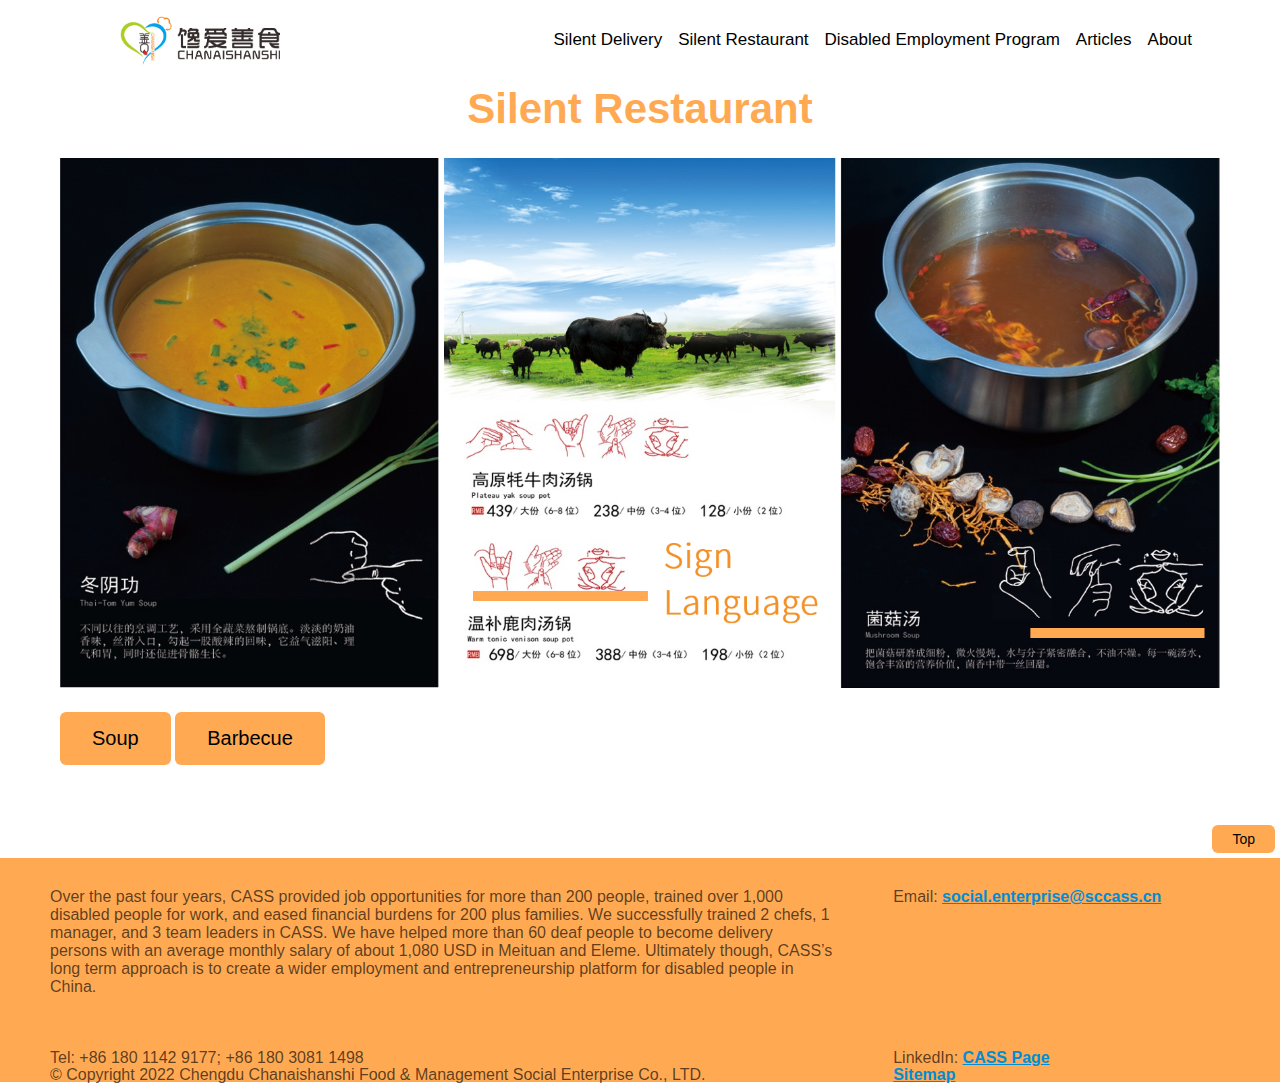
<file: restaurant.html>
<!DOCTYPE html>
<html lang="en">
  <head>
    <meta charset="UTF-8" />
    <meta http-equiv="X-UA-Compatible" content="IE=edge" />
    <meta name="viewport" content="width=device-width, initial-scale=1.0" />
    <title>Silent Restaurant</title>
    <link rel="shortcut icon" type="image/png" href="images/favicon.png" />
    <link rel="stylesheet" href="styles/web.css" />
    <style>
      #soup {
        width: 100%;
        height: auto;
        float: center;
        /* margin-bottom: 80px; */
      }
      button {
        margin-top:20px;
        background-color: rgb(255, 170, 83);
        border: none;
        padding: 15px 32px;
        /* display: inline-block; */
        font-size: 20px;
        cursor: pointer;
        border-radius: 6px;
        text-align: center;
        margin-bottom: 0;
      }
      /* #btn-1,#btn2{
        
      } */
      /* #partners {
        width: 80%;
        height: auto;
        margin-top: 20px;
        /* border:2px solid black; */
    </style>
  </head>
  <body>
    <ul class="container">
      <a href="index.html"
        ><img src="images/logo_01.png" alt="logo" title="logo" />
      </a>
      <li class="dropdown">
        <a class="dropbtn">About</a>
        <div class="drop">
          <a href="social.html">Social Enterprise</a>
          <a href="awards.html">Certificate and Awards</a>
          <a href="team.html">Our Team</a>
          <a href="contact.html">Contact</a>
        </div>
      </li>
      <li class="dropdown">
        <a class="dropbtn">Articles</a>
        <div class="drop">
          <a>News</a>
          <a href="government.html">Government Visit</a>
        </div>
      </li>
      <li><a href="disabled.html">Disabled Employment Program</a></li>
      <li><a href="restaurant.html">Silent Restaurant</a></li>
      <li><a href="delivery.html">Silent Delivery</a></li>
    </ul>
    <div class="page">
      <div>
        <h1>Silent Restaurant</h1>
      </div>
      <div>
        <img id="soup" src="images/soup.png" alt="soup" title="soup" />
      </div>
      <div>
        <button id="btn-1">Soup</button>
        <button id="btn-2">Barbecue</button>
      </div>
    </div>
    <button id="top">Top</button>
    <div class="bottom">
      <div id="text_one">
        Over the past four years, CASS provided job opportunities for more than
        200 people, trained over 1,000 disabled people for work, and eased
        financial burdens for 200 plus families. We successfully trained 2
        chefs, 1 manager, and 3 team leaders in CASS. We have helped more than
        60 deaf people to become delivery persons with an average monthly salary
        of about 1,080 USD in Meituan and Eleme. Ultimately though, CASS’s long
        term approach is to create a wider employment and entrepreneurship
        platform for disabled people in China.
      </div>
      <div id="text_two">
        Email:
        <a class="none" href="mailto:social.enterprise@sccass.cn"
          >social.enterprise@sccass.cn</a
        >
      </div>
      <div id="text_three">Tel: +86 180 1142 9177; +86 180 3081 1498</div>
      <div id="text_four">
        LinkedIn:
        <a
          class="none"
          href="https://www.linkedin.com/company/%E6%88%90%E9%83%BD%E9%A6%8B%E7%88%B1%E5%96%84%E9%A3%9F%E9%A4%90%E9%A5%AE%E7%AE%A1%E7%90%86%E7%A4%BE%E4%BC%9A%E4%BC%81%E4%B8%9A%E6%9C%89%E9%99%90%E5%85%AC%E5%8F%B8/
        "
          >CASS Page</a
        >
      </div>
      <div id="text_five">
        &copy Copyright 2022 Chengdu Chanaishanshi Food & Management Social
        Enterprise Co., LTD.
      </div>
      <div id="text_six"><a class="none" href="sitemap.html">Sitemap</a></div>
    </div>
  </body>
  <script>
    const image = document.getElementById("soup");
    const heading = document.querySelector("h1");
    const btnOne = document.getElementById("btn-1");
    const btnTwo = document.getElementById("btn-2");

    function soup(){
      image.src = "images/soup.png";
      btnOne.style.backgroundColor = "rgb(132, 194, 37)";
      heading.innerText = "SOUP";
    }

    function barbecue(){
      image.src = "images/bbc.png";
      btnTwo.style.backgroundColor = "rgb(132, 194, 37)";
      heading.innerText = "BARBECUE";
    }

    document.getElementById("btn-1").onclick = function(){
      soup();
    }

    document.getElementById("btn-2").onclick = function(){
      barbecue();
    }
  </script>
  <script src="web.js"></script>
</html>
</file>
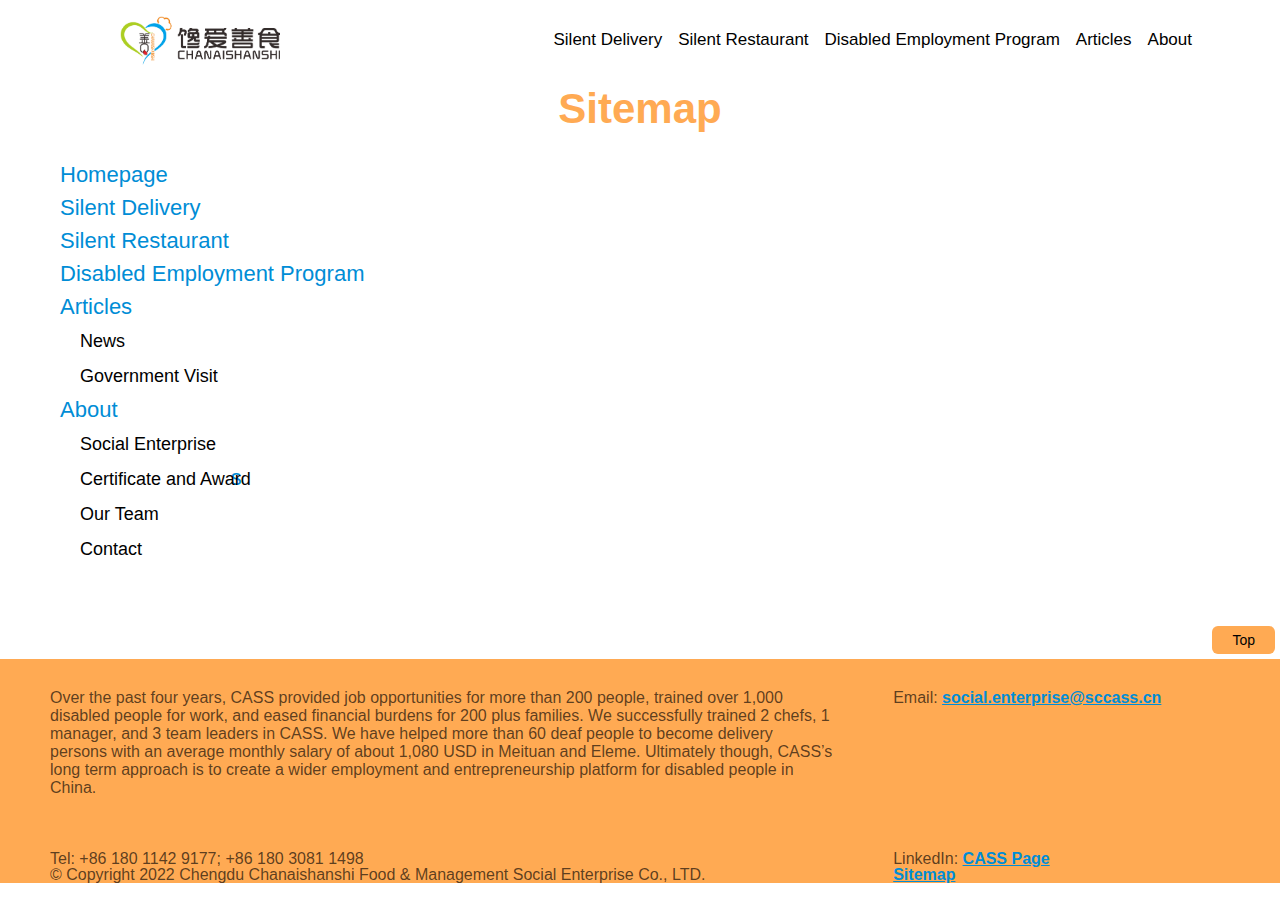
<file: sitemap.html>
<!DOCTYPE html>
<html lang="en">
  <head>
    <meta charset="UTF-8" />
    <meta http-equiv="X-UA-Compatible" content="IE=edge" />
    <meta name="viewport" content="width=device-width, initial-scale=1.0" />
    <title>CASS Sitemap</title>
    <link rel="shortcut icon" type="image/png" href="images/favicon.png" />
    <link rel="stylesheet" href="styles/web.css" />
    <style>
      .fir {
        text-align: left;
        font-size: 22px;
        color: rgb(0, 141, 214);
        font-weight: 500;
        line-height: 1.5em;
        text-decoration: none;
      }
      .sec {
        position: relative;
        left: 20px;
        font-size: 18px;
        color: #000;
        text-decoration: none;
      }
    </style>
  </head>
  <body>
    <ul class="container">
      <a href="index.html"
        ><img src="images/logo_01.png" alt="logo" title="logo" />
      </a>
      <li class="dropdown">
        <a class="dropbtn">About</a>
        <div class="drop">
          <a href="social.html">Social Enterprise</a>
          <a href="awards.html">Certificate and Awards</a>
          <a href="team.html">Our Team</a>
          <a href="contact.html">Contact</a>
        </div>
      </li>
      <li class="dropdown">
        <a class="dropbtn">Articles</a>
        <div class="drop">
          <a>News</a>
          <a href="government.html">Government Visit</a>
        </div>
      </li>
      <li><a href="disabled.html">Disabled Employment Program</a></li>
      <li><a href="restaurant.html">Silent Restaurant</a></li>
      <li><a href="delivery.html">Silent Delivery</a></li>
    </ul>
    <div class="page">
      <div>
        <h1>Sitemap</h1>
      </div>
      <div>
        <div><a class="fir" href="index.html">Homepage</a></div>
        <div><a class="fir" href="delivery.html">Silent Delivery</a></div>
        <div><a class="fir" href="restaurant.html">Silent Restaurant</a></div>
        <div>
          <a class="fir" href="disabled.html">Disabled Employment Program</a>
        </div>
        <div class="fir">
          Articles
          <div><a href="news.html" class="sec">News</a></div>
          <div><a href="government.html" class="sec">Government Visit</a></div>
        </div>
        <div class="fir">
          About
          <div><a class="sec" href="social.html">Social Enterprise</a></div>
          <div>
            <a class="sec" href="awards.html">Certificate and Award</a>s
          </div>
          <div><a class="sec" href="team.html">Our Team</a></div>
          <div><a class="sec" href="contact.html">Contact</a></div>
        </div>
      </div>
    </div>
    <button id="top">Top</button>
    <div class="bottom">
      <div id="text_one">
        Over the past four years, CASS provided job opportunities for more than
        200 people, trained over 1,000 disabled people for work, and eased
        financial burdens for 200 plus families. We successfully trained 2
        chefs, 1 manager, and 3 team leaders in CASS. We have helped more than
        60 deaf people to become delivery persons with an average monthly salary
        of about 1,080 USD in Meituan and Eleme. Ultimately though, CASS’s long
        term approach is to create a wider employment and entrepreneurship
        platform for disabled people in China.
      </div>
      <div id="text_two">
        Email:
        <a class="none" href="mailto:social.enterprise@sccass.cn"
          >social.enterprise@sccass.cn</a
        >
      </div>
      <div id="text_three">Tel: +86 180 1142 9177; +86 180 3081 1498</div>
      <div id="text_four">
        LinkedIn:
        <a
          class="none"
          href="https://www.linkedin.com/company/%E6%88%90%E9%83%BD%E9%A6%8B%E7%88%B1%E5%96%84%E9%A3%9F%E9%A4%90%E9%A5%AE%E7%AE%A1%E7%90%86%E7%A4%BE%E4%BC%9A%E4%BC%81%E4%B8%9A%E6%9C%89%E9%99%90%E5%85%AC%E5%8F%B8/
        "
          >CASS Page</a
        >
      </div>
      <div id="text_five">
        &copy Copyright 2022 Chengdu Chanaishanshi Food & Management Social
        Enterprise Co., LTD.
      </div>
      <div id="text_six"><a class="none" href="sitemap.html">Sitemap</a></div>
    </div>
    <script src="web.js"></script>
  </body>
</html>
</file>
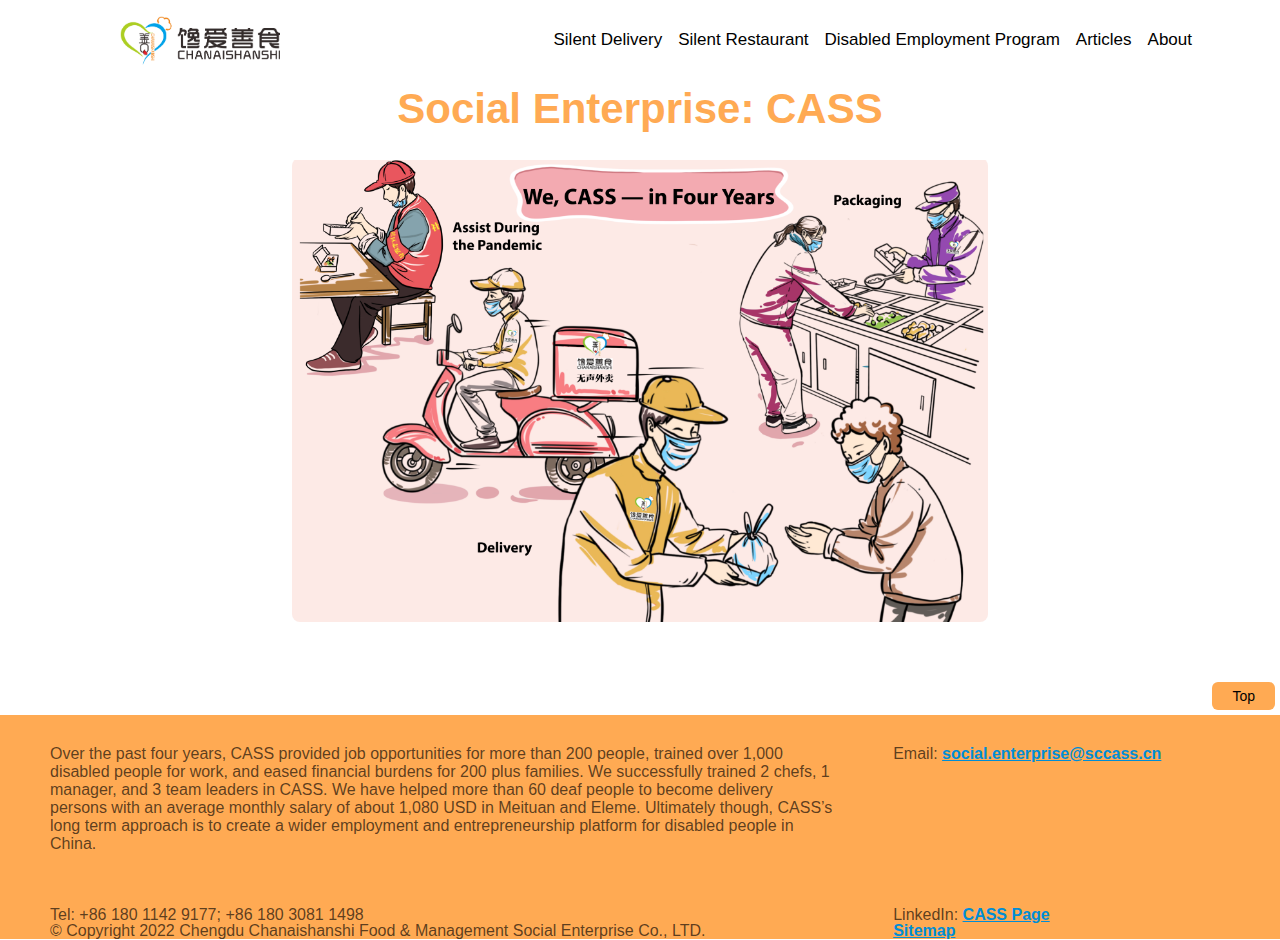
<file: social.html>
<!DOCTYPE html>
<html lang="en">
  <head>
    <meta charset="UTF-8" />
    <meta http-equiv="X-UA-Compatible" content="IE=edge" />
    <meta name="viewport" content="width=device-width, initial-scale=1.0" />
    <title>Social Enterprise</title>
    <link rel="shortcut icon" type="image/png" href="images/favicon.png" />
    <link rel="stylesheet" href="styles/web.css" />
    <style>
      .pic {
        width: 60%;
        height: auto;
        display: block;
        margin-left: auto;
        margin-right: auto;
        margin-top: 0px;
        margin-bottom: 10px;
        border-radius: 8px;
      }
    </style>
  </head>
  <body>
    <ul class="container">
      <a href="index.html"
        ><img src="images/logo_01.png" alt="logo" title="logo" />
      </a>
      <li class="dropdown">
        <a class="dropbtn">About</a>
        <div class="drop">
          <a href="social.html">Social Enterprise</a>
          <a href="awards.html">Certificate and Awards</a>
          <a href="team.html">Our Team</a>
          <a href="contact.html">Contact</a>
        </div>
      </li>
      <li class="dropdown">
        <a class="dropbtn">Articles</a>
        <div class="drop">
          <a href="news.html">News</a>
          <a href="government.html">Government Visit</a>
        </div>
      </li>
      <li><a href="disabled.html">Disabled Employment Program</a></li>
      <li><a href="restaurant.html">Silent Restaurant</a></li>
      <li><a href="delivery.html">Silent Delivery</a></li>
    </ul>
    <div class="page">
      <div>
        <h1 id="heading">Social Enterprise</h1>
      </div>
      <div id="last">
        <img
          id="image"
          class="pic"
          src="images/cass.jpeg"
          alt="cass"
          title="cass"
        />
      </div>
    </div>
    <button id="top">Top</button>
    <div class="bottom">
      <div id="text_one">
        Over the past four years, CASS provided job opportunities for more than
        200 people, trained over 1,000 disabled people for work, and eased
        financial burdens for 200 plus families. We successfully trained 2
        chefs, 1 manager, and 3 team leaders in CASS. We have helped more than
        60 deaf people to become delivery persons with an average monthly salary
        of about 1,080 USD in Meituan and Eleme. Ultimately though, CASS’s long
        term approach is to create a wider employment and entrepreneurship
        platform for disabled people in China.
      </div>
      <div id="text_two">
        Email:
        <a class="none" href="mailto:social.enterprise@sccass.cn"
          >social.enterprise@sccass.cn</a
        >
      </div>
      <div id="text_three">Tel: +86 180 1142 9177; +86 180 3081 1498</div>
      <div id="text_four">
        LinkedIn:
        <a
          class="none"
          href="https://www.linkedin.com/company/%E6%88%90%E9%83%BD%E9%A6%8B%E7%88%B1%E5%96%84%E9%A3%9F%E9%A4%90%E9%A5%AE%E7%AE%A1%E7%90%86%E7%A4%BE%E4%BC%9A%E4%BC%81%E4%B8%9A%E6%9C%89%E9%99%90%E5%85%AC%E5%8F%B8/
        "
          >CASS Page</a
        >
      </div>
      <div id="text_five">
        &copy Copyright 2022 Chengdu Chanaishanshi Food & Management Social
        Enterprise Co., LTD.
      </div>
      <div id="text_six"><a class="none" href="sitemap.html">Sitemap</a></div>
    </div>
    <script>
      const slides = ["images/cass.jpeg", "images/wei.jpeg", "images/all.jpeg"];
      const texts = ["CASS","He Wei","All Societies"];

      let i = 0;
      function slideShow() {
        const image = document.getElementById("image");
        const heading = document.getElementById("heading");
        if (i === slides.length) {
          i = 0;
        }
        image.src = slides[i];
        heading.innerText = "Social Enterprise: " + texts[i];
        i++;
        setTimeout(slideShow, 1000);
      }

      document.querySelector("body").onload = function () {
        slideShow();
      };
    </script>
    <script src="web.js"></script>
  </body>
</html>
</file>
<file: styles/web.css>
body {
    margin-top: 16px;
    font-family: "Gill Sans", "Gill Sans MT", Calibri, "Trebuchet MS",
        sans-serif;
    margin: 0;
    padding: 0;
    /* font-size:100%; */
    /* margin-left: 80px;
    margin-right: 80px; */
    /* border: 5px solid red; */
}

.container {
    /* border:5px solid rgb(255, 170, 83); */
    /* padding:100px 100px; */
    list-style-type: none;
    margin-left: 80px;
    margin-right: 80px;
    /* margin: 0;
    padding: 0; */
    overflow: hidden;
    z-index:1;
}

li {
    float: right;
    z-index:1;
}

li a,
.dropbtn {
    display: inline-block;
    color: #000;
    text-align: center;
    padding: 14px 8px;
    text-decoration: none;
    /* font-weight: bold; */
    /* font-size: 2vw; */
    font-size:17px;
    z-index:1;
}

li a:hover,
.dropdown:hover .dropbtn {
    background-color: rgb(255, 170, 83);
    cursor: pointer;
    z-index:1;
}

li.dropdown {
    display: inline-block;
    z-index:1;
}

.drop {
    display: none;
    position: absolute;
    background-color: rgb(255, 170, 83);
    min-width: 160px;
    box-shadow: 0px 8px 16px 0px rgba(0, 0, 0, 0.2);
    z-index:1;
}

.drop a {
    color: #000;
    padding: 12px 16px;
    text-decoration: none;
    display: block;
    text-align: left;
    font-weight: lighter;
    font-size: 16px;
    z-index:1;
}

.drop a:hover {
    background-color: rgb(132, 194, 37);
    cursor: pointer;
    z-index:1;
    /* background-color:rgb(0,141,214); */
    /* background-color:white; */
}

.dropdown:hover .drop {
    display: block;
    cursor: pointer;
    z-index:1;
}

img {
    width: 160px;
    z-index:1;
    /* padding-left: 80px; */
}

h1 {
    text-align: center;
    color: rgb(255, 170, 83);
    font-size: 42px;
    /* border:2px solid black; */
    margin-top: 10px;
    margin-bottom: 25px;
    padding: 0;
}

.bottom {
    background-color: rgb(255, 170, 83);
    text-align: left;
    display: grid;
    grid-template-rows: 80% 10% 10%;
    grid-template-columns: 68% 32%;
    padding: 30px 20px;
    margin-top: 60px;
    font-size: 16px;
    /* border: 2px solid black; */
    color:rgba(0, 0, 0, 0.65);
}

/* .right {
    float: right;
    text-decoration: none;
    color: white;
    font-size: 16px;
    position: relative;
    top: -2px;
    border: 2px solid black;
} */

.page {
    margin-left: 60px;
    margin-right: 60px;
}
#text_one,#text_two{
    margin-bottom:20px;
}
#text_three,#text_four{
    position:relative;
    top:30px;
    /* margin-top:10px; */
    /* margin-bottom:20px; */
}
#text_five,#text_six{
    /* margin-top:10px; */
    position:relative;
    top:30px;
}
.none{
    /* text-decoration:none; */
    color: rgb(0, 141, 214);
    /* color:rgb(132, 194, 37); */
    font-weight:bold;
}
#text_one,#text_three,#text_five{
    margin-right:30px;
    margin-left:30px;
}
#text_two,#text_four,#text_six{
    margin-left:30px;
}
#top{
    background-color: rgb(255, 170, 83);
    border: none;
    padding: 6px 20px;
    display: block;
    margin-left:auto;
    margin-right:0;
    font-size: 14px;
    cursor: pointer;
    border-radius: 6px;
    align-items: right;
    margin-top:60px;
    margin-bottom: -55px;
    margin-right:5px;
}
</file>
